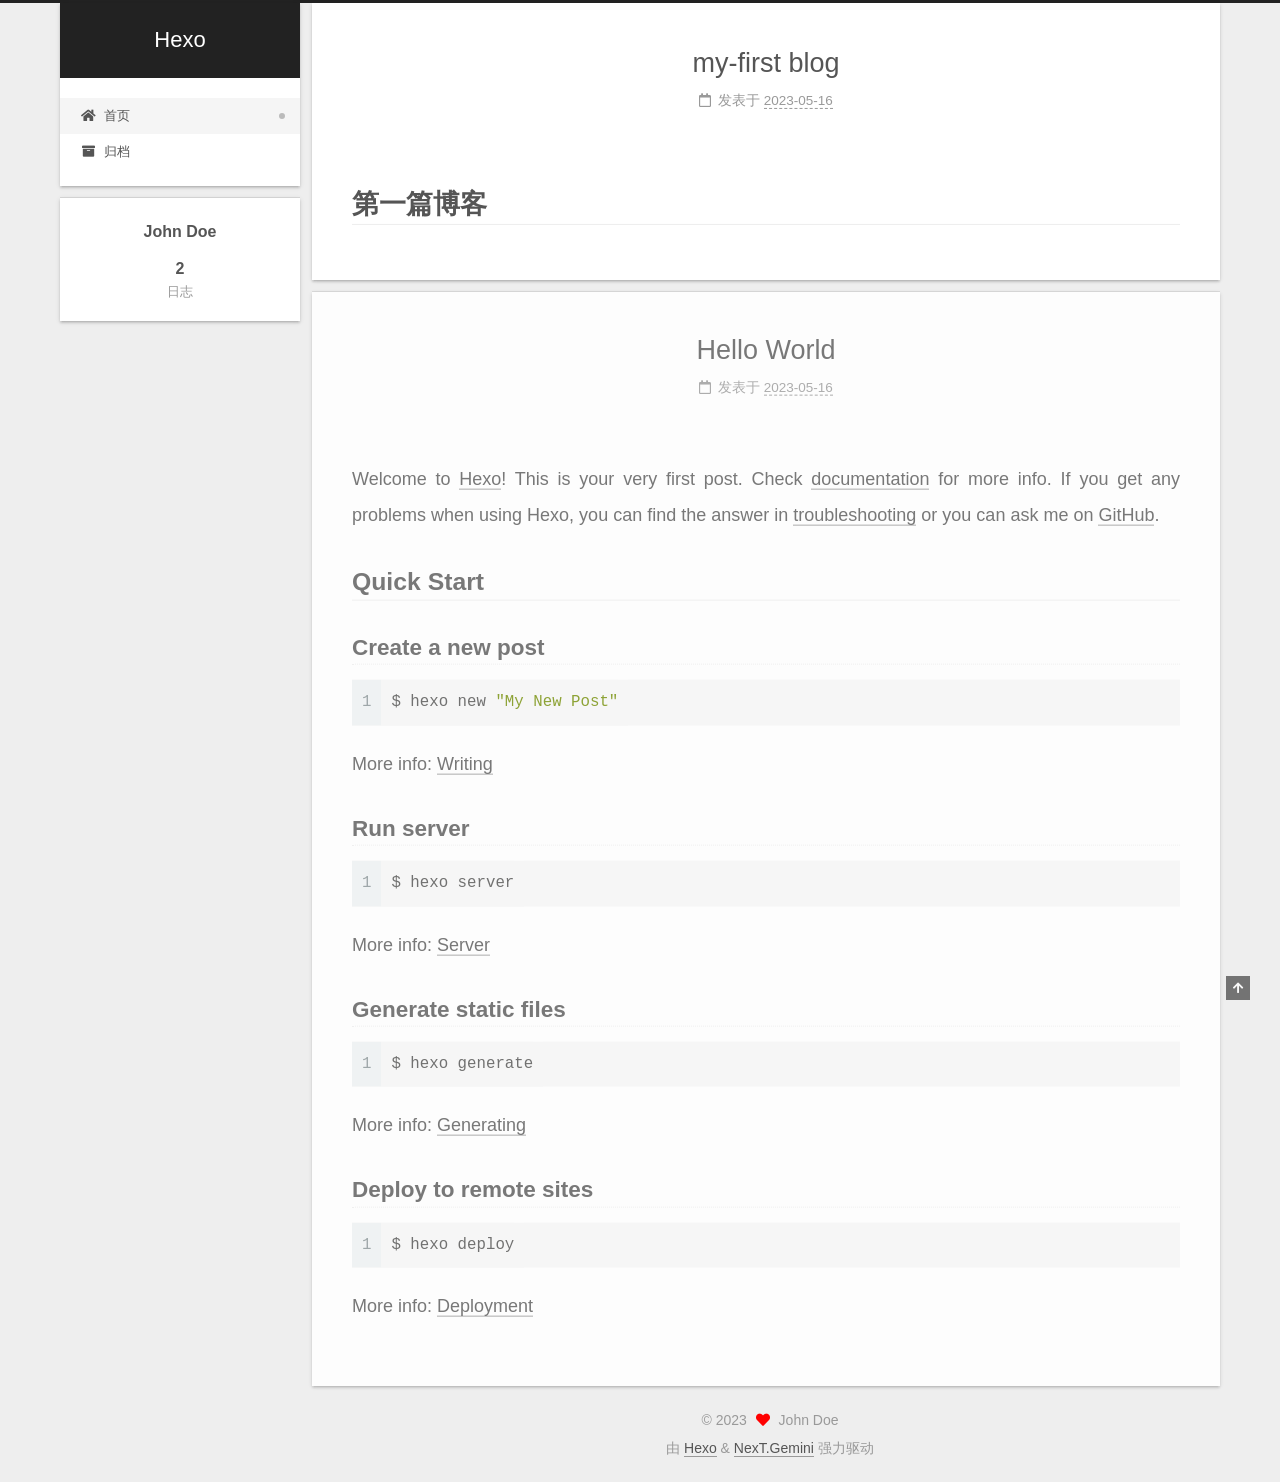
<file: index.html>
<!DOCTYPE html>
<html lang="zh-CN">
<head>
  <meta charset="UTF-8">
<meta name="viewport" content="width=device-width, initial-scale=1, maximum-scale=2">
<meta name="theme-color" content="#222">
<meta name="generator" content="Hexo 6.3.0">
  <link rel="apple-touch-icon" sizes="180x180" href="/images/apple-touch-icon-next.png">
  <link rel="icon" type="image/png" sizes="32x32" href="/images/favicon-32x32-next.png">
  <link rel="icon" type="image/png" sizes="16x16" href="/images/favicon-16x16-next.png">
  <link rel="mask-icon" href="/images/logo.svg" color="#222">

<link rel="stylesheet" href="/css/main.css">


<link rel="stylesheet" href="/lib/font-awesome/css/all.min.css">

<script id="hexo-configurations">
    var NexT = window.NexT || {};
    var CONFIG = {"hostname":"example.com","root":"/","scheme":"Gemini","version":"7.8.0","exturl":false,"sidebar":{"position":"left","display":"post","padding":18,"offset":12,"onmobile":false},"copycode":{"enable":false,"show_result":false,"style":null},"back2top":{"enable":true,"sidebar":false,"scrollpercent":false},"bookmark":{"enable":false,"color":"#222","save":"auto"},"fancybox":false,"mediumzoom":false,"lazyload":false,"pangu":false,"comments":{"style":"tabs","active":null,"storage":true,"lazyload":false,"nav":null},"algolia":{"hits":{"per_page":10},"labels":{"input_placeholder":"Search for Posts","hits_empty":"We didn't find any results for the search: ${query}","hits_stats":"${hits} results found in ${time} ms"}},"localsearch":{"enable":false,"trigger":"auto","top_n_per_article":1,"unescape":false,"preload":false},"motion":{"enable":true,"async":false,"transition":{"post_block":"fadeIn","post_header":"slideDownIn","post_body":"slideDownIn","coll_header":"slideLeftIn","sidebar":"slideUpIn"}}};
  </script>

  <meta property="og:type" content="website">
<meta property="og:title" content="Hexo">
<meta property="og:url" content="http://example.com/index.html">
<meta property="og:site_name" content="Hexo">
<meta property="og:locale" content="zh_CN">
<meta property="article:author" content="John Doe">
<meta name="twitter:card" content="summary">

<link rel="canonical" href="http://example.com/">


<script id="page-configurations">
  // https://hexo.io/docs/variables.html
  CONFIG.page = {
    sidebar: "",
    isHome : true,
    isPost : false,
    lang   : 'zh-CN'
  };
</script>

  <title>Hexo</title>
  






  <noscript>
  <style>
  .use-motion .brand,
  .use-motion .menu-item,
  .sidebar-inner,
  .use-motion .post-block,
  .use-motion .pagination,
  .use-motion .comments,
  .use-motion .post-header,
  .use-motion .post-body,
  .use-motion .collection-header { opacity: initial; }

  .use-motion .site-title,
  .use-motion .site-subtitle {
    opacity: initial;
    top: initial;
  }

  .use-motion .logo-line-before i { left: initial; }
  .use-motion .logo-line-after i { right: initial; }
  </style>
</noscript>

</head>

<body itemscope itemtype="http://schema.org/WebPage">
  <div class="container use-motion">
    <div class="headband"></div>

    <header class="header" itemscope itemtype="http://schema.org/WPHeader">
      <div class="header-inner"><div class="site-brand-container">
  <div class="site-nav-toggle">
    <div class="toggle" aria-label="切换导航栏">
      <span class="toggle-line toggle-line-first"></span>
      <span class="toggle-line toggle-line-middle"></span>
      <span class="toggle-line toggle-line-last"></span>
    </div>
  </div>

  <div class="site-meta">

    <a href="/" class="brand" rel="start">
      <span class="logo-line-before"><i></i></span>
      <h1 class="site-title">Hexo</h1>
      <span class="logo-line-after"><i></i></span>
    </a>
  </div>

  <div class="site-nav-right">
    <div class="toggle popup-trigger">
    </div>
  </div>
</div>




<nav class="site-nav">
  <ul id="menu" class="main-menu menu">
        <li class="menu-item menu-item-home">

    <a href="/" rel="section"><i class="fa fa-home fa-fw"></i>首页</a>

  </li>
        <li class="menu-item menu-item-archives">

    <a href="/archives/" rel="section"><i class="fa fa-archive fa-fw"></i>归档</a>

  </li>
  </ul>
</nav>




</div>
    </header>

    
  <div class="back-to-top">
    <i class="fa fa-arrow-up"></i>
    <span>0%</span>
  </div>


    <main class="main">
      <div class="main-inner">
        <div class="content-wrap">
          

          <div class="content index posts-expand">
            
      
  
  
  <article itemscope itemtype="http://schema.org/Article" class="post-block" lang="zh-CN">
    <link itemprop="mainEntityOfPage" href="http://example.com/2023/05/16/my-first-blog/">

    <span hidden itemprop="author" itemscope itemtype="http://schema.org/Person">
      <meta itemprop="image" content="/images/avatar.gif">
      <meta itemprop="name" content="John Doe">
      <meta itemprop="description" content="">
    </span>

    <span hidden itemprop="publisher" itemscope itemtype="http://schema.org/Organization">
      <meta itemprop="name" content="Hexo">
    </span>
      <header class="post-header">
        <h2 class="post-title" itemprop="name headline">
          
            <a href="/2023/05/16/my-first-blog/" class="post-title-link" itemprop="url">my-first blog</a>
        </h2>

        <div class="post-meta">
            <span class="post-meta-item">
              <span class="post-meta-item-icon">
                <i class="far fa-calendar"></i>
              </span>
              <span class="post-meta-item-text">发表于</span>
              

              <time title="创建时间：2023-05-16 19:34:22 / 修改时间：19:35:29" itemprop="dateCreated datePublished" datetime="2023-05-16T19:34:22+08:00">2023-05-16</time>
            </span>

          

        </div>
      </header>

    
    
    
    <div class="post-body" itemprop="articleBody">

      
          <h1 id="第一篇博客"><a href="#第一篇博客" class="headerlink" title="第一篇博客"></a>第一篇博客</h1>
      
    </div>

    
    
    
      <footer class="post-footer">
        <div class="post-eof"></div>
      </footer>
  </article>
  
  
  

      
  
  
  <article itemscope itemtype="http://schema.org/Article" class="post-block" lang="zh-CN">
    <link itemprop="mainEntityOfPage" href="http://example.com/2023/05/16/hello-world/">

    <span hidden itemprop="author" itemscope itemtype="http://schema.org/Person">
      <meta itemprop="image" content="/images/avatar.gif">
      <meta itemprop="name" content="John Doe">
      <meta itemprop="description" content="">
    </span>

    <span hidden itemprop="publisher" itemscope itemtype="http://schema.org/Organization">
      <meta itemprop="name" content="Hexo">
    </span>
      <header class="post-header">
        <h2 class="post-title" itemprop="name headline">
          
            <a href="/2023/05/16/hello-world/" class="post-title-link" itemprop="url">Hello World</a>
        </h2>

        <div class="post-meta">
            <span class="post-meta-item">
              <span class="post-meta-item-icon">
                <i class="far fa-calendar"></i>
              </span>
              <span class="post-meta-item-text">发表于</span>

              <time title="创建时间：2023-05-16 18:49:41" itemprop="dateCreated datePublished" datetime="2023-05-16T18:49:41+08:00">2023-05-16</time>
            </span>

          

        </div>
      </header>

    
    
    
    <div class="post-body" itemprop="articleBody">

      
          <p>Welcome to <a target="_blank" rel="noopener" href="https://hexo.io/">Hexo</a>! This is your very first post. Check <a target="_blank" rel="noopener" href="https://hexo.io/docs/">documentation</a> for more info. If you get any problems when using Hexo, you can find the answer in <a target="_blank" rel="noopener" href="https://hexo.io/docs/troubleshooting.html">troubleshooting</a> or you can ask me on <a target="_blank" rel="noopener" href="https://github.com/hexojs/hexo/issues">GitHub</a>.</p>
<h2 id="Quick-Start"><a href="#Quick-Start" class="headerlink" title="Quick Start"></a>Quick Start</h2><h3 id="Create-a-new-post"><a href="#Create-a-new-post" class="headerlink" title="Create a new post"></a>Create a new post</h3><figure class="highlight bash"><table><tr><td class="gutter"><pre><span class="line">1</span><br></pre></td><td class="code"><pre><span class="line">$ hexo new <span class="string">&quot;My New Post&quot;</span></span><br></pre></td></tr></table></figure>

<p>More info: <a target="_blank" rel="noopener" href="https://hexo.io/docs/writing.html">Writing</a></p>
<h3 id="Run-server"><a href="#Run-server" class="headerlink" title="Run server"></a>Run server</h3><figure class="highlight bash"><table><tr><td class="gutter"><pre><span class="line">1</span><br></pre></td><td class="code"><pre><span class="line">$ hexo server</span><br></pre></td></tr></table></figure>

<p>More info: <a target="_blank" rel="noopener" href="https://hexo.io/docs/server.html">Server</a></p>
<h3 id="Generate-static-files"><a href="#Generate-static-files" class="headerlink" title="Generate static files"></a>Generate static files</h3><figure class="highlight bash"><table><tr><td class="gutter"><pre><span class="line">1</span><br></pre></td><td class="code"><pre><span class="line">$ hexo generate</span><br></pre></td></tr></table></figure>

<p>More info: <a target="_blank" rel="noopener" href="https://hexo.io/docs/generating.html">Generating</a></p>
<h3 id="Deploy-to-remote-sites"><a href="#Deploy-to-remote-sites" class="headerlink" title="Deploy to remote sites"></a>Deploy to remote sites</h3><figure class="highlight bash"><table><tr><td class="gutter"><pre><span class="line">1</span><br></pre></td><td class="code"><pre><span class="line">$ hexo deploy</span><br></pre></td></tr></table></figure>

<p>More info: <a target="_blank" rel="noopener" href="https://hexo.io/docs/one-command-deployment.html">Deployment</a></p>

      
    </div>

    
    
    
      <footer class="post-footer">
        <div class="post-eof"></div>
      </footer>
  </article>
  
  
  


  



          </div>
          

<script>
  window.addEventListener('tabs:register', () => {
    let { activeClass } = CONFIG.comments;
    if (CONFIG.comments.storage) {
      activeClass = localStorage.getItem('comments_active') || activeClass;
    }
    if (activeClass) {
      let activeTab = document.querySelector(`a[href="#comment-${activeClass}"]`);
      if (activeTab) {
        activeTab.click();
      }
    }
  });
  if (CONFIG.comments.storage) {
    window.addEventListener('tabs:click', event => {
      if (!event.target.matches('.tabs-comment .tab-content .tab-pane')) return;
      let commentClass = event.target.classList[1];
      localStorage.setItem('comments_active', commentClass);
    });
  }
</script>

        </div>
          
  
  <div class="toggle sidebar-toggle">
    <span class="toggle-line toggle-line-first"></span>
    <span class="toggle-line toggle-line-middle"></span>
    <span class="toggle-line toggle-line-last"></span>
  </div>

  <aside class="sidebar">
    <div class="sidebar-inner">

      <ul class="sidebar-nav motion-element">
        <li class="sidebar-nav-toc">
          文章目录
        </li>
        <li class="sidebar-nav-overview">
          站点概览
        </li>
      </ul>

      <!--noindex-->
      <div class="post-toc-wrap sidebar-panel">
      </div>
      <!--/noindex-->

      <div class="site-overview-wrap sidebar-panel">
        <div class="site-author motion-element" itemprop="author" itemscope itemtype="http://schema.org/Person">
  <p class="site-author-name" itemprop="name">John Doe</p>
  <div class="site-description" itemprop="description"></div>
</div>
<div class="site-state-wrap motion-element">
  <nav class="site-state">
      <div class="site-state-item site-state-posts">
          <a href="/archives/">
        
          <span class="site-state-item-count">2</span>
          <span class="site-state-item-name">日志</span>
        </a>
      </div>
  </nav>
</div>



      </div>

    </div>
  </aside>
  <div id="sidebar-dimmer"></div>


      </div>
    </main>

    <footer class="footer">
      <div class="footer-inner">
        

        

<div class="copyright">
  
  &copy; 
  <span itemprop="copyrightYear">2023</span>
  <span class="with-love">
    <i class="fa fa-heart"></i>
  </span>
  <span class="author" itemprop="copyrightHolder">John Doe</span>
</div>
  <div class="powered-by">由 <a href="https://hexo.io/" class="theme-link" rel="noopener" target="_blank">Hexo</a> & <a href="https://theme-next.org/" class="theme-link" rel="noopener" target="_blank">NexT.Gemini</a> 强力驱动
  </div>

        








      </div>
    </footer>
  </div>

  
  <script src="/lib/anime.min.js"></script>
  <script src="/lib/velocity/velocity.min.js"></script>
  <script src="/lib/velocity/velocity.ui.min.js"></script>

<script src="/js/utils.js"></script>

<script src="/js/motion.js"></script>


<script src="/js/schemes/pisces.js"></script>


<script src="/js/next-boot.js"></script>




  















  

  

</body>
</html>
</file>
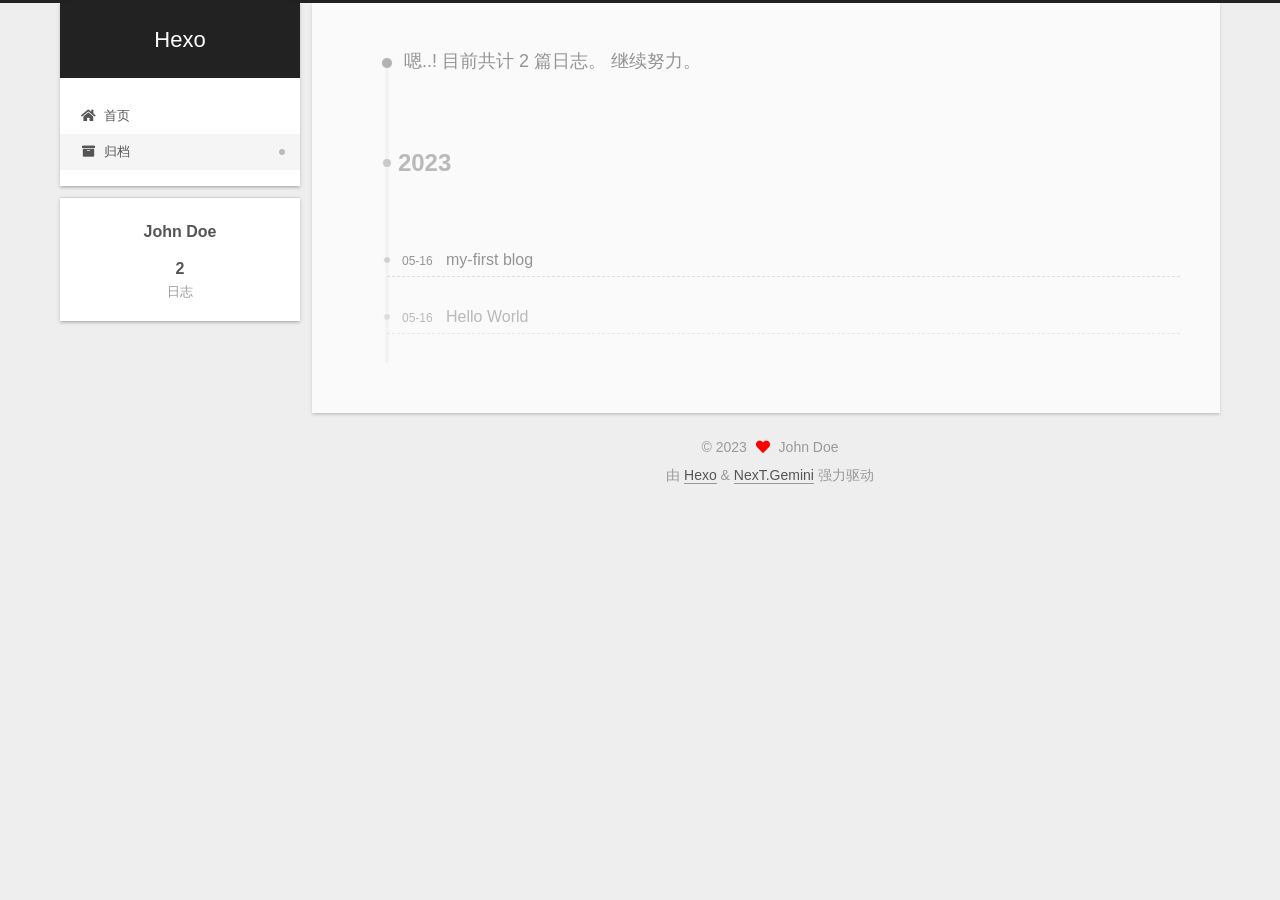
<file: archives/index.html>
<!DOCTYPE html>
<html lang="zh-CN">
<head>
  <meta charset="UTF-8">
<meta name="viewport" content="width=device-width, initial-scale=1, maximum-scale=2">
<meta name="theme-color" content="#222">
<meta name="generator" content="Hexo 6.3.0">
  <link rel="apple-touch-icon" sizes="180x180" href="/images/apple-touch-icon-next.png">
  <link rel="icon" type="image/png" sizes="32x32" href="/images/favicon-32x32-next.png">
  <link rel="icon" type="image/png" sizes="16x16" href="/images/favicon-16x16-next.png">
  <link rel="mask-icon" href="/images/logo.svg" color="#222">

<link rel="stylesheet" href="/css/main.css">


<link rel="stylesheet" href="/lib/font-awesome/css/all.min.css">

<script id="hexo-configurations">
    var NexT = window.NexT || {};
    var CONFIG = {"hostname":"example.com","root":"/","scheme":"Gemini","version":"7.8.0","exturl":false,"sidebar":{"position":"left","display":"post","padding":18,"offset":12,"onmobile":false},"copycode":{"enable":false,"show_result":false,"style":null},"back2top":{"enable":true,"sidebar":false,"scrollpercent":false},"bookmark":{"enable":false,"color":"#222","save":"auto"},"fancybox":false,"mediumzoom":false,"lazyload":false,"pangu":false,"comments":{"style":"tabs","active":null,"storage":true,"lazyload":false,"nav":null},"algolia":{"hits":{"per_page":10},"labels":{"input_placeholder":"Search for Posts","hits_empty":"We didn't find any results for the search: ${query}","hits_stats":"${hits} results found in ${time} ms"}},"localsearch":{"enable":false,"trigger":"auto","top_n_per_article":1,"unescape":false,"preload":false},"motion":{"enable":true,"async":false,"transition":{"post_block":"fadeIn","post_header":"slideDownIn","post_body":"slideDownIn","coll_header":"slideLeftIn","sidebar":"slideUpIn"}}};
  </script>

  <meta property="og:type" content="website">
<meta property="og:title" content="Hexo">
<meta property="og:url" content="http://example.com/archives/index.html">
<meta property="og:site_name" content="Hexo">
<meta property="og:locale" content="zh_CN">
<meta property="article:author" content="John Doe">
<meta name="twitter:card" content="summary">

<link rel="canonical" href="http://example.com/archives/">


<script id="page-configurations">
  // https://hexo.io/docs/variables.html
  CONFIG.page = {
    sidebar: "",
    isHome : false,
    isPost : false,
    lang   : 'zh-CN'
  };
</script>

  <title>归档 | Hexo</title>
  






  <noscript>
  <style>
  .use-motion .brand,
  .use-motion .menu-item,
  .sidebar-inner,
  .use-motion .post-block,
  .use-motion .pagination,
  .use-motion .comments,
  .use-motion .post-header,
  .use-motion .post-body,
  .use-motion .collection-header { opacity: initial; }

  .use-motion .site-title,
  .use-motion .site-subtitle {
    opacity: initial;
    top: initial;
  }

  .use-motion .logo-line-before i { left: initial; }
  .use-motion .logo-line-after i { right: initial; }
  </style>
</noscript>

</head>

<body itemscope itemtype="http://schema.org/WebPage">
  <div class="container use-motion">
    <div class="headband"></div>

    <header class="header" itemscope itemtype="http://schema.org/WPHeader">
      <div class="header-inner"><div class="site-brand-container">
  <div class="site-nav-toggle">
    <div class="toggle" aria-label="切换导航栏">
      <span class="toggle-line toggle-line-first"></span>
      <span class="toggle-line toggle-line-middle"></span>
      <span class="toggle-line toggle-line-last"></span>
    </div>
  </div>

  <div class="site-meta">

    <a href="/" class="brand" rel="start">
      <span class="logo-line-before"><i></i></span>
      <h1 class="site-title">Hexo</h1>
      <span class="logo-line-after"><i></i></span>
    </a>
  </div>

  <div class="site-nav-right">
    <div class="toggle popup-trigger">
    </div>
  </div>
</div>




<nav class="site-nav">
  <ul id="menu" class="main-menu menu">
        <li class="menu-item menu-item-home">

    <a href="/" rel="section"><i class="fa fa-home fa-fw"></i>首页</a>

  </li>
        <li class="menu-item menu-item-archives">

    <a href="/archives/" rel="section"><i class="fa fa-archive fa-fw"></i>归档</a>

  </li>
  </ul>
</nav>




</div>
    </header>

    
  <div class="back-to-top">
    <i class="fa fa-arrow-up"></i>
    <span>0%</span>
  </div>


    <main class="main">
      <div class="main-inner">
        <div class="content-wrap">
          

          <div class="content archive">
            

  
  
  
  <div class="post-block">
    <div class="posts-collapse">
      <div class="collection-title">
        <span class="collection-header">嗯..! 目前共计 2 篇日志。 继续努力。</span>
      </div>

      
    <div class="collection-year">
      <span class="collection-header">2023</span>
    </div>

  <article itemscope itemtype="http://schema.org/Article">
    <header class="post-header">

      <div class="post-meta">
        <time itemprop="dateCreated"
              datetime="2023-05-16T19:34:22+08:00"
              content="2023-05-16">
          05-16
        </time>
      </div>

      <div class="post-title">
          <a class="post-title-link" href="/2023/05/16/my-first-blog/" itemprop="url">
            <span itemprop="name">my-first blog</span>
          </a>
      </div>

    </header>
  </article>

  <article itemscope itemtype="http://schema.org/Article">
    <header class="post-header">

      <div class="post-meta">
        <time itemprop="dateCreated"
              datetime="2023-05-16T18:49:41+08:00"
              content="2023-05-16">
          05-16
        </time>
      </div>

      <div class="post-title">
          <a class="post-title-link" href="/2023/05/16/hello-world/" itemprop="url">
            <span itemprop="name">Hello World</span>
          </a>
      </div>

    </header>
  </article>


    </div>
  </div>
  
  
  

  



          </div>
          

<script>
  window.addEventListener('tabs:register', () => {
    let { activeClass } = CONFIG.comments;
    if (CONFIG.comments.storage) {
      activeClass = localStorage.getItem('comments_active') || activeClass;
    }
    if (activeClass) {
      let activeTab = document.querySelector(`a[href="#comment-${activeClass}"]`);
      if (activeTab) {
        activeTab.click();
      }
    }
  });
  if (CONFIG.comments.storage) {
    window.addEventListener('tabs:click', event => {
      if (!event.target.matches('.tabs-comment .tab-content .tab-pane')) return;
      let commentClass = event.target.classList[1];
      localStorage.setItem('comments_active', commentClass);
    });
  }
</script>

        </div>
          
  
  <div class="toggle sidebar-toggle">
    <span class="toggle-line toggle-line-first"></span>
    <span class="toggle-line toggle-line-middle"></span>
    <span class="toggle-line toggle-line-last"></span>
  </div>

  <aside class="sidebar">
    <div class="sidebar-inner">

      <ul class="sidebar-nav motion-element">
        <li class="sidebar-nav-toc">
          文章目录
        </li>
        <li class="sidebar-nav-overview">
          站点概览
        </li>
      </ul>

      <!--noindex-->
      <div class="post-toc-wrap sidebar-panel">
      </div>
      <!--/noindex-->

      <div class="site-overview-wrap sidebar-panel">
        <div class="site-author motion-element" itemprop="author" itemscope itemtype="http://schema.org/Person">
  <p class="site-author-name" itemprop="name">John Doe</p>
  <div class="site-description" itemprop="description"></div>
</div>
<div class="site-state-wrap motion-element">
  <nav class="site-state">
      <div class="site-state-item site-state-posts">
          <a href="/archives/">
        
          <span class="site-state-item-count">2</span>
          <span class="site-state-item-name">日志</span>
        </a>
      </div>
  </nav>
</div>



      </div>

    </div>
  </aside>
  <div id="sidebar-dimmer"></div>


      </div>
    </main>

    <footer class="footer">
      <div class="footer-inner">
        

        

<div class="copyright">
  
  &copy; 
  <span itemprop="copyrightYear">2023</span>
  <span class="with-love">
    <i class="fa fa-heart"></i>
  </span>
  <span class="author" itemprop="copyrightHolder">John Doe</span>
</div>
  <div class="powered-by">由 <a href="https://hexo.io/" class="theme-link" rel="noopener" target="_blank">Hexo</a> & <a href="https://theme-next.org/" class="theme-link" rel="noopener" target="_blank">NexT.Gemini</a> 强力驱动
  </div>

        








      </div>
    </footer>
  </div>

  
  <script src="/lib/anime.min.js"></script>
  <script src="/lib/velocity/velocity.min.js"></script>
  <script src="/lib/velocity/velocity.ui.min.js"></script>

<script src="/js/utils.js"></script>

<script src="/js/motion.js"></script>


<script src="/js/schemes/pisces.js"></script>


<script src="/js/next-boot.js"></script>




  















  

  

</body>
</html>
</file>
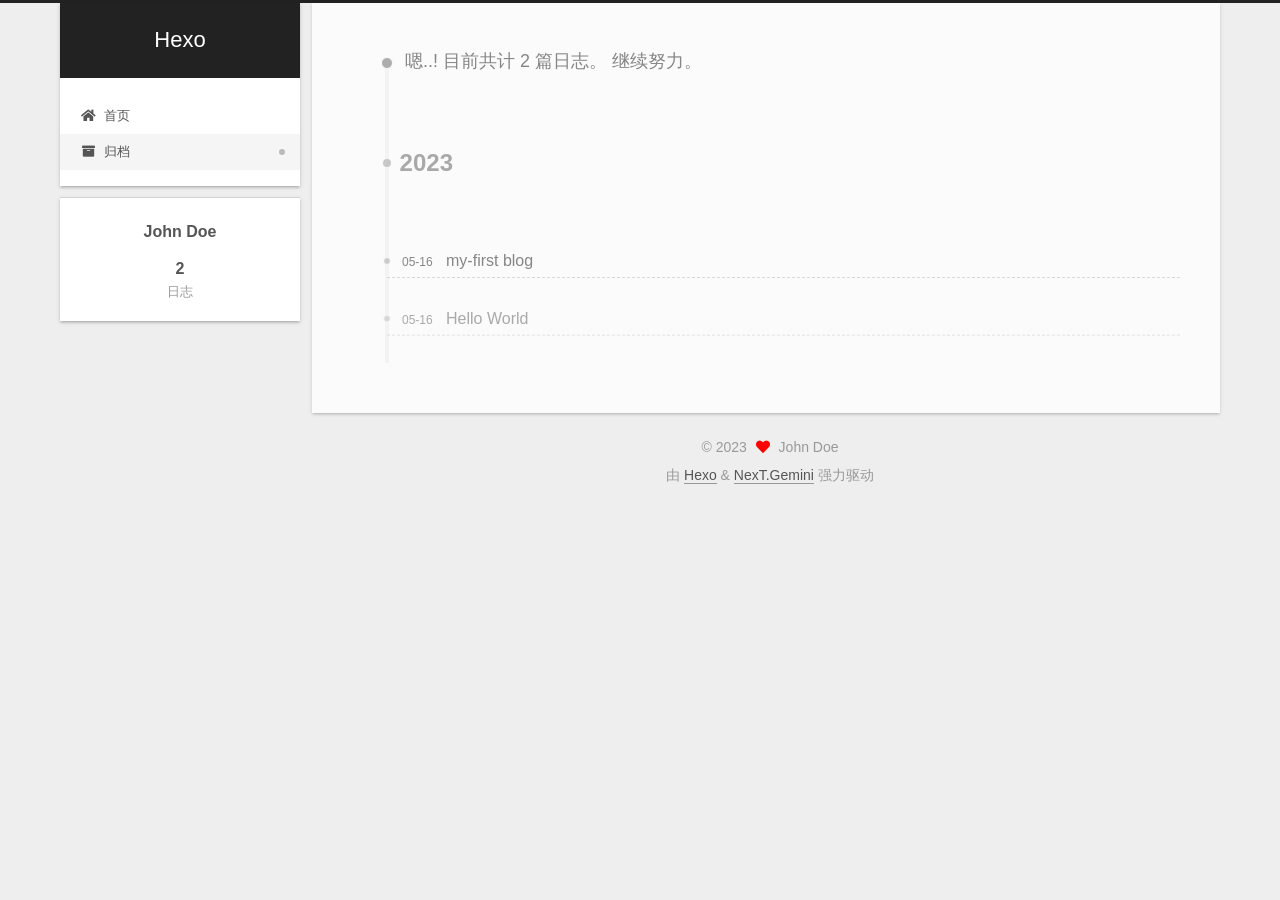
<file: archives/2023/index.html>
<!DOCTYPE html>
<html lang="zh-CN">
<head>
  <meta charset="UTF-8">
<meta name="viewport" content="width=device-width, initial-scale=1, maximum-scale=2">
<meta name="theme-color" content="#222">
<meta name="generator" content="Hexo 6.3.0">
  <link rel="apple-touch-icon" sizes="180x180" href="/images/apple-touch-icon-next.png">
  <link rel="icon" type="image/png" sizes="32x32" href="/images/favicon-32x32-next.png">
  <link rel="icon" type="image/png" sizes="16x16" href="/images/favicon-16x16-next.png">
  <link rel="mask-icon" href="/images/logo.svg" color="#222">

<link rel="stylesheet" href="/css/main.css">


<link rel="stylesheet" href="/lib/font-awesome/css/all.min.css">

<script id="hexo-configurations">
    var NexT = window.NexT || {};
    var CONFIG = {"hostname":"example.com","root":"/","scheme":"Gemini","version":"7.8.0","exturl":false,"sidebar":{"position":"left","display":"post","padding":18,"offset":12,"onmobile":false},"copycode":{"enable":false,"show_result":false,"style":null},"back2top":{"enable":true,"sidebar":false,"scrollpercent":false},"bookmark":{"enable":false,"color":"#222","save":"auto"},"fancybox":false,"mediumzoom":false,"lazyload":false,"pangu":false,"comments":{"style":"tabs","active":null,"storage":true,"lazyload":false,"nav":null},"algolia":{"hits":{"per_page":10},"labels":{"input_placeholder":"Search for Posts","hits_empty":"We didn't find any results for the search: ${query}","hits_stats":"${hits} results found in ${time} ms"}},"localsearch":{"enable":false,"trigger":"auto","top_n_per_article":1,"unescape":false,"preload":false},"motion":{"enable":true,"async":false,"transition":{"post_block":"fadeIn","post_header":"slideDownIn","post_body":"slideDownIn","coll_header":"slideLeftIn","sidebar":"slideUpIn"}}};
  </script>

  <meta property="og:type" content="website">
<meta property="og:title" content="Hexo">
<meta property="og:url" content="http://example.com/archives/2023/index.html">
<meta property="og:site_name" content="Hexo">
<meta property="og:locale" content="zh_CN">
<meta property="article:author" content="John Doe">
<meta name="twitter:card" content="summary">

<link rel="canonical" href="http://example.com/archives/2023/">


<script id="page-configurations">
  // https://hexo.io/docs/variables.html
  CONFIG.page = {
    sidebar: "",
    isHome : false,
    isPost : false,
    lang   : 'zh-CN'
  };
</script>

  <title>归档 | Hexo</title>
  






  <noscript>
  <style>
  .use-motion .brand,
  .use-motion .menu-item,
  .sidebar-inner,
  .use-motion .post-block,
  .use-motion .pagination,
  .use-motion .comments,
  .use-motion .post-header,
  .use-motion .post-body,
  .use-motion .collection-header { opacity: initial; }

  .use-motion .site-title,
  .use-motion .site-subtitle {
    opacity: initial;
    top: initial;
  }

  .use-motion .logo-line-before i { left: initial; }
  .use-motion .logo-line-after i { right: initial; }
  </style>
</noscript>

</head>

<body itemscope itemtype="http://schema.org/WebPage">
  <div class="container use-motion">
    <div class="headband"></div>

    <header class="header" itemscope itemtype="http://schema.org/WPHeader">
      <div class="header-inner"><div class="site-brand-container">
  <div class="site-nav-toggle">
    <div class="toggle" aria-label="切换导航栏">
      <span class="toggle-line toggle-line-first"></span>
      <span class="toggle-line toggle-line-middle"></span>
      <span class="toggle-line toggle-line-last"></span>
    </div>
  </div>

  <div class="site-meta">

    <a href="/" class="brand" rel="start">
      <span class="logo-line-before"><i></i></span>
      <h1 class="site-title">Hexo</h1>
      <span class="logo-line-after"><i></i></span>
    </a>
  </div>

  <div class="site-nav-right">
    <div class="toggle popup-trigger">
    </div>
  </div>
</div>




<nav class="site-nav">
  <ul id="menu" class="main-menu menu">
        <li class="menu-item menu-item-home">

    <a href="/" rel="section"><i class="fa fa-home fa-fw"></i>首页</a>

  </li>
        <li class="menu-item menu-item-archives">

    <a href="/archives/" rel="section"><i class="fa fa-archive fa-fw"></i>归档</a>

  </li>
  </ul>
</nav>




</div>
    </header>

    
  <div class="back-to-top">
    <i class="fa fa-arrow-up"></i>
    <span>0%</span>
  </div>


    <main class="main">
      <div class="main-inner">
        <div class="content-wrap">
          

          <div class="content archive">
            

  
  
  
  <div class="post-block">
    <div class="posts-collapse">
      <div class="collection-title">
        <span class="collection-header">嗯..! 目前共计 2 篇日志。 继续努力。</span>
      </div>

      
    <div class="collection-year">
      <span class="collection-header">2023</span>
    </div>

  <article itemscope itemtype="http://schema.org/Article">
    <header class="post-header">

      <div class="post-meta">
        <time itemprop="dateCreated"
              datetime="2023-05-16T19:34:22+08:00"
              content="2023-05-16">
          05-16
        </time>
      </div>

      <div class="post-title">
          <a class="post-title-link" href="/2023/05/16/my-first-blog/" itemprop="url">
            <span itemprop="name">my-first blog</span>
          </a>
      </div>

    </header>
  </article>

  <article itemscope itemtype="http://schema.org/Article">
    <header class="post-header">

      <div class="post-meta">
        <time itemprop="dateCreated"
              datetime="2023-05-16T18:49:41+08:00"
              content="2023-05-16">
          05-16
        </time>
      </div>

      <div class="post-title">
          <a class="post-title-link" href="/2023/05/16/hello-world/" itemprop="url">
            <span itemprop="name">Hello World</span>
          </a>
      </div>

    </header>
  </article>


    </div>
  </div>
  
  
  

  



          </div>
          

<script>
  window.addEventListener('tabs:register', () => {
    let { activeClass } = CONFIG.comments;
    if (CONFIG.comments.storage) {
      activeClass = localStorage.getItem('comments_active') || activeClass;
    }
    if (activeClass) {
      let activeTab = document.querySelector(`a[href="#comment-${activeClass}"]`);
      if (activeTab) {
        activeTab.click();
      }
    }
  });
  if (CONFIG.comments.storage) {
    window.addEventListener('tabs:click', event => {
      if (!event.target.matches('.tabs-comment .tab-content .tab-pane')) return;
      let commentClass = event.target.classList[1];
      localStorage.setItem('comments_active', commentClass);
    });
  }
</script>

        </div>
          
  
  <div class="toggle sidebar-toggle">
    <span class="toggle-line toggle-line-first"></span>
    <span class="toggle-line toggle-line-middle"></span>
    <span class="toggle-line toggle-line-last"></span>
  </div>

  <aside class="sidebar">
    <div class="sidebar-inner">

      <ul class="sidebar-nav motion-element">
        <li class="sidebar-nav-toc">
          文章目录
        </li>
        <li class="sidebar-nav-overview">
          站点概览
        </li>
      </ul>

      <!--noindex-->
      <div class="post-toc-wrap sidebar-panel">
      </div>
      <!--/noindex-->

      <div class="site-overview-wrap sidebar-panel">
        <div class="site-author motion-element" itemprop="author" itemscope itemtype="http://schema.org/Person">
  <p class="site-author-name" itemprop="name">John Doe</p>
  <div class="site-description" itemprop="description"></div>
</div>
<div class="site-state-wrap motion-element">
  <nav class="site-state">
      <div class="site-state-item site-state-posts">
          <a href="/archives/">
        
          <span class="site-state-item-count">2</span>
          <span class="site-state-item-name">日志</span>
        </a>
      </div>
  </nav>
</div>



      </div>

    </div>
  </aside>
  <div id="sidebar-dimmer"></div>


      </div>
    </main>

    <footer class="footer">
      <div class="footer-inner">
        

        

<div class="copyright">
  
  &copy; 
  <span itemprop="copyrightYear">2023</span>
  <span class="with-love">
    <i class="fa fa-heart"></i>
  </span>
  <span class="author" itemprop="copyrightHolder">John Doe</span>
</div>
  <div class="powered-by">由 <a href="https://hexo.io/" class="theme-link" rel="noopener" target="_blank">Hexo</a> & <a href="https://theme-next.org/" class="theme-link" rel="noopener" target="_blank">NexT.Gemini</a> 强力驱动
  </div>

        








      </div>
    </footer>
  </div>

  
  <script src="/lib/anime.min.js"></script>
  <script src="/lib/velocity/velocity.min.js"></script>
  <script src="/lib/velocity/velocity.ui.min.js"></script>

<script src="/js/utils.js"></script>

<script src="/js/motion.js"></script>


<script src="/js/schemes/pisces.js"></script>


<script src="/js/next-boot.js"></script>




  















  

  

</body>
</html>
</file>
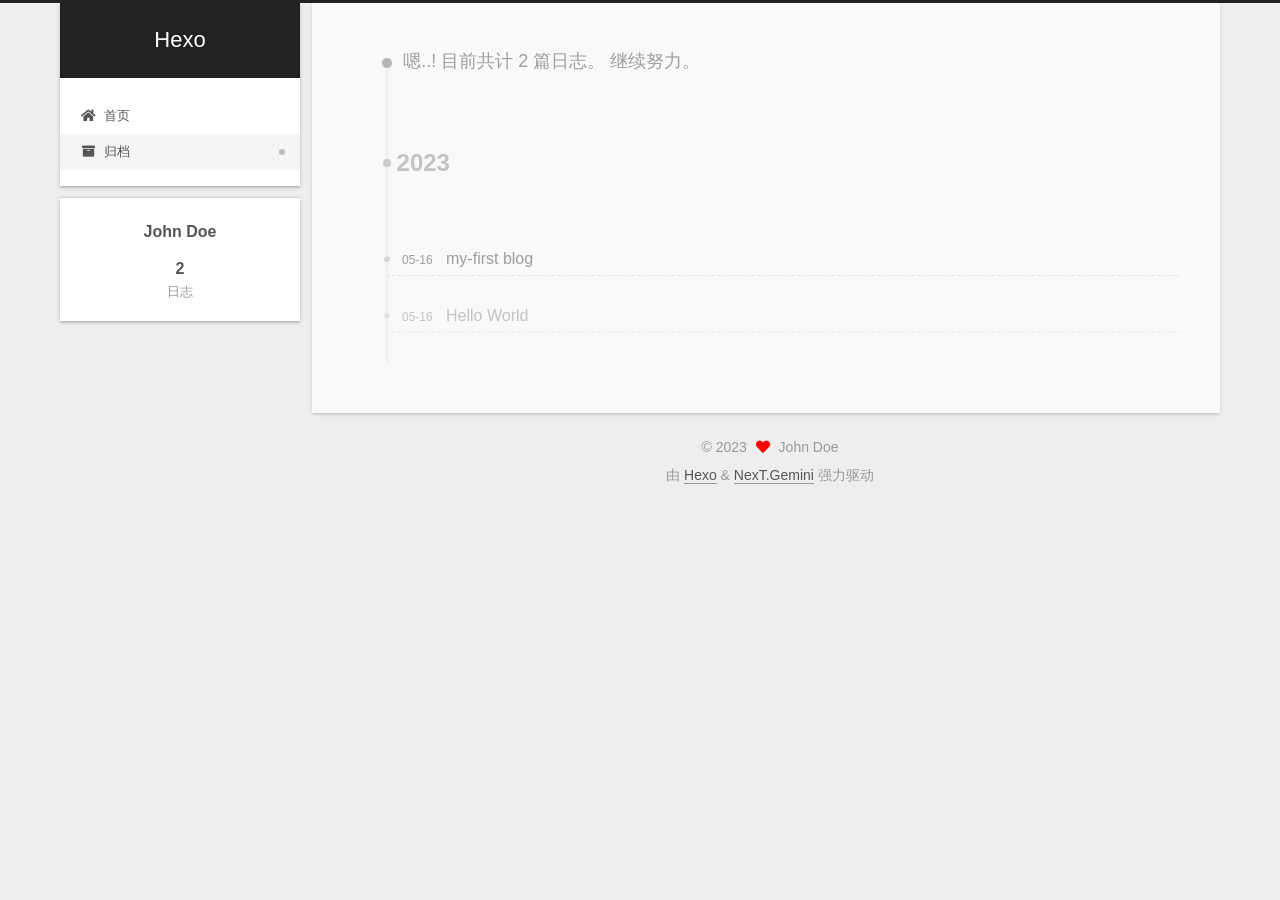
<file: archives/2023/05/index.html>
<!DOCTYPE html>
<html lang="zh-CN">
<head>
  <meta charset="UTF-8">
<meta name="viewport" content="width=device-width, initial-scale=1, maximum-scale=2">
<meta name="theme-color" content="#222">
<meta name="generator" content="Hexo 6.3.0">
  <link rel="apple-touch-icon" sizes="180x180" href="/images/apple-touch-icon-next.png">
  <link rel="icon" type="image/png" sizes="32x32" href="/images/favicon-32x32-next.png">
  <link rel="icon" type="image/png" sizes="16x16" href="/images/favicon-16x16-next.png">
  <link rel="mask-icon" href="/images/logo.svg" color="#222">

<link rel="stylesheet" href="/css/main.css">


<link rel="stylesheet" href="/lib/font-awesome/css/all.min.css">

<script id="hexo-configurations">
    var NexT = window.NexT || {};
    var CONFIG = {"hostname":"example.com","root":"/","scheme":"Gemini","version":"7.8.0","exturl":false,"sidebar":{"position":"left","display":"post","padding":18,"offset":12,"onmobile":false},"copycode":{"enable":false,"show_result":false,"style":null},"back2top":{"enable":true,"sidebar":false,"scrollpercent":false},"bookmark":{"enable":false,"color":"#222","save":"auto"},"fancybox":false,"mediumzoom":false,"lazyload":false,"pangu":false,"comments":{"style":"tabs","active":null,"storage":true,"lazyload":false,"nav":null},"algolia":{"hits":{"per_page":10},"labels":{"input_placeholder":"Search for Posts","hits_empty":"We didn't find any results for the search: ${query}","hits_stats":"${hits} results found in ${time} ms"}},"localsearch":{"enable":false,"trigger":"auto","top_n_per_article":1,"unescape":false,"preload":false},"motion":{"enable":true,"async":false,"transition":{"post_block":"fadeIn","post_header":"slideDownIn","post_body":"slideDownIn","coll_header":"slideLeftIn","sidebar":"slideUpIn"}}};
  </script>

  <meta property="og:type" content="website">
<meta property="og:title" content="Hexo">
<meta property="og:url" content="http://example.com/archives/2023/05/index.html">
<meta property="og:site_name" content="Hexo">
<meta property="og:locale" content="zh_CN">
<meta property="article:author" content="John Doe">
<meta name="twitter:card" content="summary">

<link rel="canonical" href="http://example.com/archives/2023/05/">


<script id="page-configurations">
  // https://hexo.io/docs/variables.html
  CONFIG.page = {
    sidebar: "",
    isHome : false,
    isPost : false,
    lang   : 'zh-CN'
  };
</script>

  <title>归档 | Hexo</title>
  






  <noscript>
  <style>
  .use-motion .brand,
  .use-motion .menu-item,
  .sidebar-inner,
  .use-motion .post-block,
  .use-motion .pagination,
  .use-motion .comments,
  .use-motion .post-header,
  .use-motion .post-body,
  .use-motion .collection-header { opacity: initial; }

  .use-motion .site-title,
  .use-motion .site-subtitle {
    opacity: initial;
    top: initial;
  }

  .use-motion .logo-line-before i { left: initial; }
  .use-motion .logo-line-after i { right: initial; }
  </style>
</noscript>

</head>

<body itemscope itemtype="http://schema.org/WebPage">
  <div class="container use-motion">
    <div class="headband"></div>

    <header class="header" itemscope itemtype="http://schema.org/WPHeader">
      <div class="header-inner"><div class="site-brand-container">
  <div class="site-nav-toggle">
    <div class="toggle" aria-label="切换导航栏">
      <span class="toggle-line toggle-line-first"></span>
      <span class="toggle-line toggle-line-middle"></span>
      <span class="toggle-line toggle-line-last"></span>
    </div>
  </div>

  <div class="site-meta">

    <a href="/" class="brand" rel="start">
      <span class="logo-line-before"><i></i></span>
      <h1 class="site-title">Hexo</h1>
      <span class="logo-line-after"><i></i></span>
    </a>
  </div>

  <div class="site-nav-right">
    <div class="toggle popup-trigger">
    </div>
  </div>
</div>




<nav class="site-nav">
  <ul id="menu" class="main-menu menu">
        <li class="menu-item menu-item-home">

    <a href="/" rel="section"><i class="fa fa-home fa-fw"></i>首页</a>

  </li>
        <li class="menu-item menu-item-archives">

    <a href="/archives/" rel="section"><i class="fa fa-archive fa-fw"></i>归档</a>

  </li>
  </ul>
</nav>




</div>
    </header>

    
  <div class="back-to-top">
    <i class="fa fa-arrow-up"></i>
    <span>0%</span>
  </div>


    <main class="main">
      <div class="main-inner">
        <div class="content-wrap">
          

          <div class="content archive">
            

  
  
  
  <div class="post-block">
    <div class="posts-collapse">
      <div class="collection-title">
        <span class="collection-header">嗯..! 目前共计 2 篇日志。 继续努力。</span>
      </div>

      
    <div class="collection-year">
      <span class="collection-header">2023</span>
    </div>

  <article itemscope itemtype="http://schema.org/Article">
    <header class="post-header">

      <div class="post-meta">
        <time itemprop="dateCreated"
              datetime="2023-05-16T19:34:22+08:00"
              content="2023-05-16">
          05-16
        </time>
      </div>

      <div class="post-title">
          <a class="post-title-link" href="/2023/05/16/my-first-blog/" itemprop="url">
            <span itemprop="name">my-first blog</span>
          </a>
      </div>

    </header>
  </article>

  <article itemscope itemtype="http://schema.org/Article">
    <header class="post-header">

      <div class="post-meta">
        <time itemprop="dateCreated"
              datetime="2023-05-16T18:49:41+08:00"
              content="2023-05-16">
          05-16
        </time>
      </div>

      <div class="post-title">
          <a class="post-title-link" href="/2023/05/16/hello-world/" itemprop="url">
            <span itemprop="name">Hello World</span>
          </a>
      </div>

    </header>
  </article>


    </div>
  </div>
  
  
  

  



          </div>
          

<script>
  window.addEventListener('tabs:register', () => {
    let { activeClass } = CONFIG.comments;
    if (CONFIG.comments.storage) {
      activeClass = localStorage.getItem('comments_active') || activeClass;
    }
    if (activeClass) {
      let activeTab = document.querySelector(`a[href="#comment-${activeClass}"]`);
      if (activeTab) {
        activeTab.click();
      }
    }
  });
  if (CONFIG.comments.storage) {
    window.addEventListener('tabs:click', event => {
      if (!event.target.matches('.tabs-comment .tab-content .tab-pane')) return;
      let commentClass = event.target.classList[1];
      localStorage.setItem('comments_active', commentClass);
    });
  }
</script>

        </div>
          
  
  <div class="toggle sidebar-toggle">
    <span class="toggle-line toggle-line-first"></span>
    <span class="toggle-line toggle-line-middle"></span>
    <span class="toggle-line toggle-line-last"></span>
  </div>

  <aside class="sidebar">
    <div class="sidebar-inner">

      <ul class="sidebar-nav motion-element">
        <li class="sidebar-nav-toc">
          文章目录
        </li>
        <li class="sidebar-nav-overview">
          站点概览
        </li>
      </ul>

      <!--noindex-->
      <div class="post-toc-wrap sidebar-panel">
      </div>
      <!--/noindex-->

      <div class="site-overview-wrap sidebar-panel">
        <div class="site-author motion-element" itemprop="author" itemscope itemtype="http://schema.org/Person">
  <p class="site-author-name" itemprop="name">John Doe</p>
  <div class="site-description" itemprop="description"></div>
</div>
<div class="site-state-wrap motion-element">
  <nav class="site-state">
      <div class="site-state-item site-state-posts">
          <a href="/archives/">
        
          <span class="site-state-item-count">2</span>
          <span class="site-state-item-name">日志</span>
        </a>
      </div>
  </nav>
</div>



      </div>

    </div>
  </aside>
  <div id="sidebar-dimmer"></div>


      </div>
    </main>

    <footer class="footer">
      <div class="footer-inner">
        

        

<div class="copyright">
  
  &copy; 
  <span itemprop="copyrightYear">2023</span>
  <span class="with-love">
    <i class="fa fa-heart"></i>
  </span>
  <span class="author" itemprop="copyrightHolder">John Doe</span>
</div>
  <div class="powered-by">由 <a href="https://hexo.io/" class="theme-link" rel="noopener" target="_blank">Hexo</a> & <a href="https://theme-next.org/" class="theme-link" rel="noopener" target="_blank">NexT.Gemini</a> 强力驱动
  </div>

        








      </div>
    </footer>
  </div>

  
  <script src="/lib/anime.min.js"></script>
  <script src="/lib/velocity/velocity.min.js"></script>
  <script src="/lib/velocity/velocity.ui.min.js"></script>

<script src="/js/utils.js"></script>

<script src="/js/motion.js"></script>


<script src="/js/schemes/pisces.js"></script>


<script src="/js/next-boot.js"></script>




  















  

  

</body>
</html>
</file>
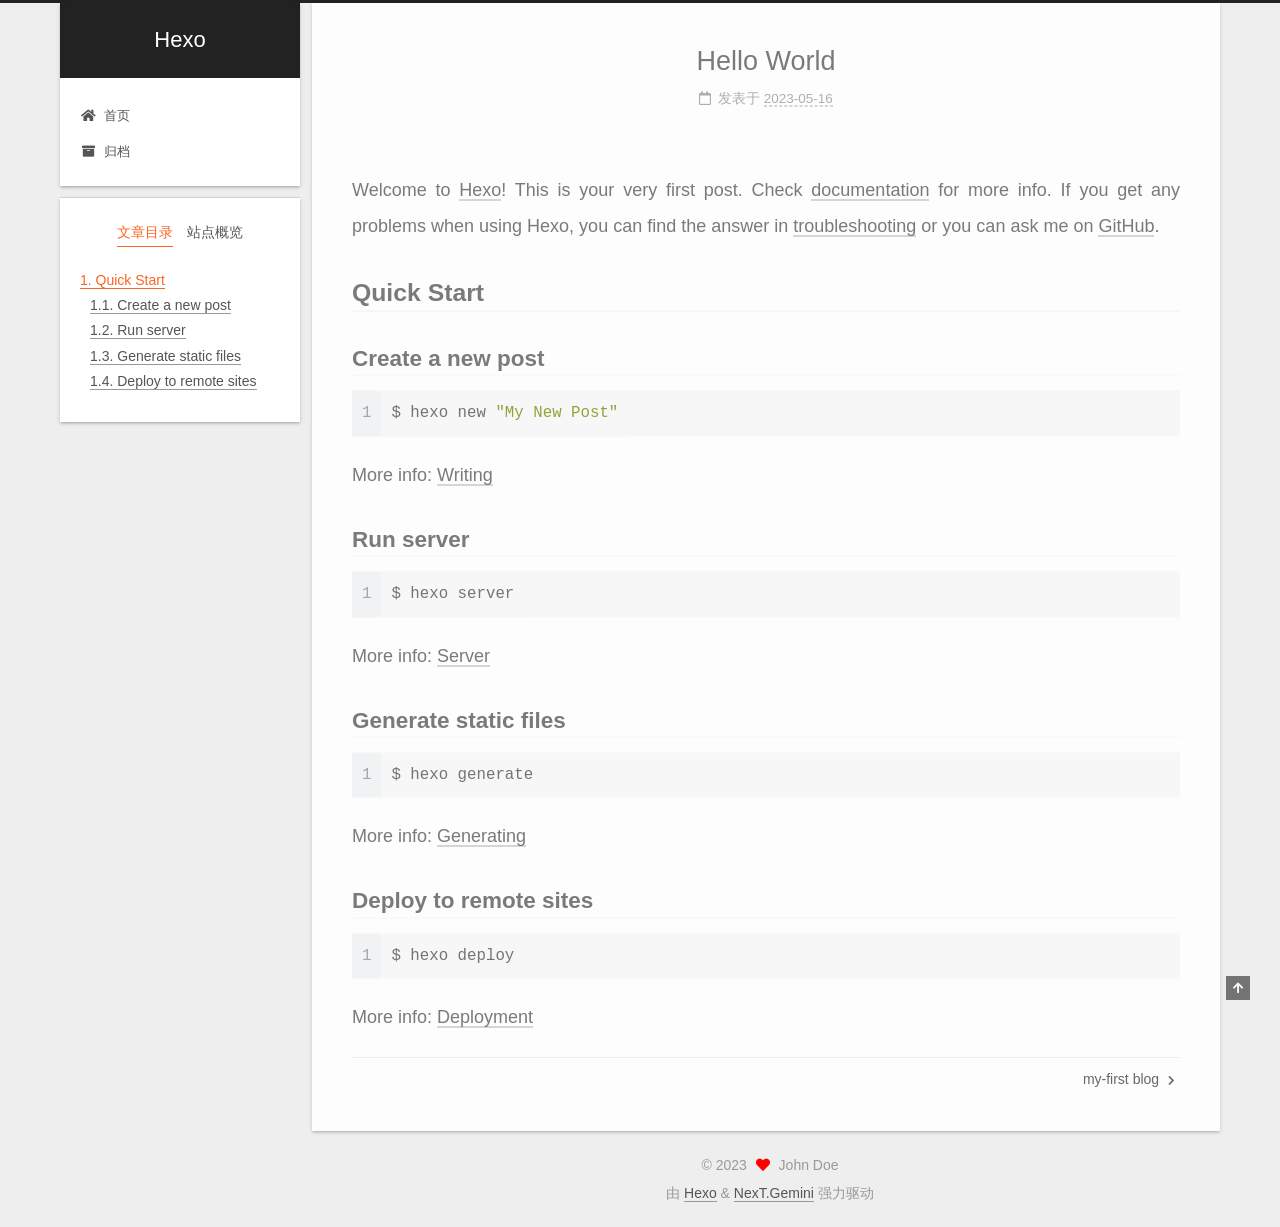
<file: 2023/05/16/hello-world/index.html>
<!DOCTYPE html>
<html lang="zh-CN">
<head>
  <meta charset="UTF-8">
<meta name="viewport" content="width=device-width, initial-scale=1, maximum-scale=2">
<meta name="theme-color" content="#222">
<meta name="generator" content="Hexo 6.3.0">
  <link rel="apple-touch-icon" sizes="180x180" href="/images/apple-touch-icon-next.png">
  <link rel="icon" type="image/png" sizes="32x32" href="/images/favicon-32x32-next.png">
  <link rel="icon" type="image/png" sizes="16x16" href="/images/favicon-16x16-next.png">
  <link rel="mask-icon" href="/images/logo.svg" color="#222">

<link rel="stylesheet" href="/css/main.css">


<link rel="stylesheet" href="/lib/font-awesome/css/all.min.css">

<script id="hexo-configurations">
    var NexT = window.NexT || {};
    var CONFIG = {"hostname":"example.com","root":"/","scheme":"Gemini","version":"7.8.0","exturl":false,"sidebar":{"position":"left","display":"post","padding":18,"offset":12,"onmobile":false},"copycode":{"enable":false,"show_result":false,"style":null},"back2top":{"enable":true,"sidebar":false,"scrollpercent":false},"bookmark":{"enable":false,"color":"#222","save":"auto"},"fancybox":false,"mediumzoom":false,"lazyload":false,"pangu":false,"comments":{"style":"tabs","active":null,"storage":true,"lazyload":false,"nav":null},"algolia":{"hits":{"per_page":10},"labels":{"input_placeholder":"Search for Posts","hits_empty":"We didn't find any results for the search: ${query}","hits_stats":"${hits} results found in ${time} ms"}},"localsearch":{"enable":false,"trigger":"auto","top_n_per_article":1,"unescape":false,"preload":false},"motion":{"enable":true,"async":false,"transition":{"post_block":"fadeIn","post_header":"slideDownIn","post_body":"slideDownIn","coll_header":"slideLeftIn","sidebar":"slideUpIn"}}};
  </script>

  <meta name="description" content="Welcome to Hexo! This is your very first post. Check documentation for more info. If you get any problems when using Hexo, you can find the answer in troubleshooting or you can ask me on GitHub. Quick">
<meta property="og:type" content="article">
<meta property="og:title" content="Hello World">
<meta property="og:url" content="http://example.com/2023/05/16/hello-world/index.html">
<meta property="og:site_name" content="Hexo">
<meta property="og:description" content="Welcome to Hexo! This is your very first post. Check documentation for more info. If you get any problems when using Hexo, you can find the answer in troubleshooting or you can ask me on GitHub. Quick">
<meta property="og:locale" content="zh_CN">
<meta property="article:published_time" content="2023-05-16T10:49:41.104Z">
<meta property="article:modified_time" content="2023-05-16T10:49:41.104Z">
<meta property="article:author" content="John Doe">
<meta name="twitter:card" content="summary">

<link rel="canonical" href="http://example.com/2023/05/16/hello-world/">


<script id="page-configurations">
  // https://hexo.io/docs/variables.html
  CONFIG.page = {
    sidebar: "",
    isHome : false,
    isPost : true,
    lang   : 'zh-CN'
  };
</script>

  <title>Hello World | Hexo</title>
  






  <noscript>
  <style>
  .use-motion .brand,
  .use-motion .menu-item,
  .sidebar-inner,
  .use-motion .post-block,
  .use-motion .pagination,
  .use-motion .comments,
  .use-motion .post-header,
  .use-motion .post-body,
  .use-motion .collection-header { opacity: initial; }

  .use-motion .site-title,
  .use-motion .site-subtitle {
    opacity: initial;
    top: initial;
  }

  .use-motion .logo-line-before i { left: initial; }
  .use-motion .logo-line-after i { right: initial; }
  </style>
</noscript>

</head>

<body itemscope itemtype="http://schema.org/WebPage">
  <div class="container use-motion">
    <div class="headband"></div>

    <header class="header" itemscope itemtype="http://schema.org/WPHeader">
      <div class="header-inner"><div class="site-brand-container">
  <div class="site-nav-toggle">
    <div class="toggle" aria-label="切换导航栏">
      <span class="toggle-line toggle-line-first"></span>
      <span class="toggle-line toggle-line-middle"></span>
      <span class="toggle-line toggle-line-last"></span>
    </div>
  </div>

  <div class="site-meta">

    <a href="/" class="brand" rel="start">
      <span class="logo-line-before"><i></i></span>
      <h1 class="site-title">Hexo</h1>
      <span class="logo-line-after"><i></i></span>
    </a>
  </div>

  <div class="site-nav-right">
    <div class="toggle popup-trigger">
    </div>
  </div>
</div>




<nav class="site-nav">
  <ul id="menu" class="main-menu menu">
        <li class="menu-item menu-item-home">

    <a href="/" rel="section"><i class="fa fa-home fa-fw"></i>首页</a>

  </li>
        <li class="menu-item menu-item-archives">

    <a href="/archives/" rel="section"><i class="fa fa-archive fa-fw"></i>归档</a>

  </li>
  </ul>
</nav>




</div>
    </header>

    
  <div class="back-to-top">
    <i class="fa fa-arrow-up"></i>
    <span>0%</span>
  </div>


    <main class="main">
      <div class="main-inner">
        <div class="content-wrap">
          

          <div class="content post posts-expand">
            

    
  
  
  <article itemscope itemtype="http://schema.org/Article" class="post-block" lang="zh-CN">
    <link itemprop="mainEntityOfPage" href="http://example.com/2023/05/16/hello-world/">

    <span hidden itemprop="author" itemscope itemtype="http://schema.org/Person">
      <meta itemprop="image" content="/images/avatar.gif">
      <meta itemprop="name" content="John Doe">
      <meta itemprop="description" content="">
    </span>

    <span hidden itemprop="publisher" itemscope itemtype="http://schema.org/Organization">
      <meta itemprop="name" content="Hexo">
    </span>
      <header class="post-header">
        <h1 class="post-title" itemprop="name headline">
          Hello World
        </h1>

        <div class="post-meta">
            <span class="post-meta-item">
              <span class="post-meta-item-icon">
                <i class="far fa-calendar"></i>
              </span>
              <span class="post-meta-item-text">发表于</span>

              <time title="创建时间：2023-05-16 18:49:41" itemprop="dateCreated datePublished" datetime="2023-05-16T18:49:41+08:00">2023-05-16</time>
            </span>

          

        </div>
      </header>

    
    
    
    <div class="post-body" itemprop="articleBody">

      
        <p>Welcome to <a target="_blank" rel="noopener" href="https://hexo.io/">Hexo</a>! This is your very first post. Check <a target="_blank" rel="noopener" href="https://hexo.io/docs/">documentation</a> for more info. If you get any problems when using Hexo, you can find the answer in <a target="_blank" rel="noopener" href="https://hexo.io/docs/troubleshooting.html">troubleshooting</a> or you can ask me on <a target="_blank" rel="noopener" href="https://github.com/hexojs/hexo/issues">GitHub</a>.</p>
<h2 id="Quick-Start"><a href="#Quick-Start" class="headerlink" title="Quick Start"></a>Quick Start</h2><h3 id="Create-a-new-post"><a href="#Create-a-new-post" class="headerlink" title="Create a new post"></a>Create a new post</h3><figure class="highlight bash"><table><tr><td class="gutter"><pre><span class="line">1</span><br></pre></td><td class="code"><pre><span class="line">$ hexo new <span class="string">&quot;My New Post&quot;</span></span><br></pre></td></tr></table></figure>

<p>More info: <a target="_blank" rel="noopener" href="https://hexo.io/docs/writing.html">Writing</a></p>
<h3 id="Run-server"><a href="#Run-server" class="headerlink" title="Run server"></a>Run server</h3><figure class="highlight bash"><table><tr><td class="gutter"><pre><span class="line">1</span><br></pre></td><td class="code"><pre><span class="line">$ hexo server</span><br></pre></td></tr></table></figure>

<p>More info: <a target="_blank" rel="noopener" href="https://hexo.io/docs/server.html">Server</a></p>
<h3 id="Generate-static-files"><a href="#Generate-static-files" class="headerlink" title="Generate static files"></a>Generate static files</h3><figure class="highlight bash"><table><tr><td class="gutter"><pre><span class="line">1</span><br></pre></td><td class="code"><pre><span class="line">$ hexo generate</span><br></pre></td></tr></table></figure>

<p>More info: <a target="_blank" rel="noopener" href="https://hexo.io/docs/generating.html">Generating</a></p>
<h3 id="Deploy-to-remote-sites"><a href="#Deploy-to-remote-sites" class="headerlink" title="Deploy to remote sites"></a>Deploy to remote sites</h3><figure class="highlight bash"><table><tr><td class="gutter"><pre><span class="line">1</span><br></pre></td><td class="code"><pre><span class="line">$ hexo deploy</span><br></pre></td></tr></table></figure>

<p>More info: <a target="_blank" rel="noopener" href="https://hexo.io/docs/one-command-deployment.html">Deployment</a></p>

    </div>

    
    
    

      <footer class="post-footer">

        


        
    <div class="post-nav">
      <div class="post-nav-item"></div>
      <div class="post-nav-item">
    <a href="/2023/05/16/my-first-blog/" rel="next" title="my-first blog">
      my-first blog <i class="fa fa-chevron-right"></i>
    </a></div>
    </div>
      </footer>
    
  </article>
  
  
  



          </div>
          

<script>
  window.addEventListener('tabs:register', () => {
    let { activeClass } = CONFIG.comments;
    if (CONFIG.comments.storage) {
      activeClass = localStorage.getItem('comments_active') || activeClass;
    }
    if (activeClass) {
      let activeTab = document.querySelector(`a[href="#comment-${activeClass}"]`);
      if (activeTab) {
        activeTab.click();
      }
    }
  });
  if (CONFIG.comments.storage) {
    window.addEventListener('tabs:click', event => {
      if (!event.target.matches('.tabs-comment .tab-content .tab-pane')) return;
      let commentClass = event.target.classList[1];
      localStorage.setItem('comments_active', commentClass);
    });
  }
</script>

        </div>
          
  
  <div class="toggle sidebar-toggle">
    <span class="toggle-line toggle-line-first"></span>
    <span class="toggle-line toggle-line-middle"></span>
    <span class="toggle-line toggle-line-last"></span>
  </div>

  <aside class="sidebar">
    <div class="sidebar-inner">

      <ul class="sidebar-nav motion-element">
        <li class="sidebar-nav-toc">
          文章目录
        </li>
        <li class="sidebar-nav-overview">
          站点概览
        </li>
      </ul>

      <!--noindex-->
      <div class="post-toc-wrap sidebar-panel">
          <div class="post-toc motion-element"><ol class="nav"><li class="nav-item nav-level-2"><a class="nav-link" href="#Quick-Start"><span class="nav-number">1.</span> <span class="nav-text">Quick Start</span></a><ol class="nav-child"><li class="nav-item nav-level-3"><a class="nav-link" href="#Create-a-new-post"><span class="nav-number">1.1.</span> <span class="nav-text">Create a new post</span></a></li><li class="nav-item nav-level-3"><a class="nav-link" href="#Run-server"><span class="nav-number">1.2.</span> <span class="nav-text">Run server</span></a></li><li class="nav-item nav-level-3"><a class="nav-link" href="#Generate-static-files"><span class="nav-number">1.3.</span> <span class="nav-text">Generate static files</span></a></li><li class="nav-item nav-level-3"><a class="nav-link" href="#Deploy-to-remote-sites"><span class="nav-number">1.4.</span> <span class="nav-text">Deploy to remote sites</span></a></li></ol></li></ol></div>
      </div>
      <!--/noindex-->

      <div class="site-overview-wrap sidebar-panel">
        <div class="site-author motion-element" itemprop="author" itemscope itemtype="http://schema.org/Person">
  <p class="site-author-name" itemprop="name">John Doe</p>
  <div class="site-description" itemprop="description"></div>
</div>
<div class="site-state-wrap motion-element">
  <nav class="site-state">
      <div class="site-state-item site-state-posts">
          <a href="/archives/">
        
          <span class="site-state-item-count">2</span>
          <span class="site-state-item-name">日志</span>
        </a>
      </div>
  </nav>
</div>



      </div>

    </div>
  </aside>
  <div id="sidebar-dimmer"></div>


      </div>
    </main>

    <footer class="footer">
      <div class="footer-inner">
        

        

<div class="copyright">
  
  &copy; 
  <span itemprop="copyrightYear">2023</span>
  <span class="with-love">
    <i class="fa fa-heart"></i>
  </span>
  <span class="author" itemprop="copyrightHolder">John Doe</span>
</div>
  <div class="powered-by">由 <a href="https://hexo.io/" class="theme-link" rel="noopener" target="_blank">Hexo</a> & <a href="https://theme-next.org/" class="theme-link" rel="noopener" target="_blank">NexT.Gemini</a> 强力驱动
  </div>

        








      </div>
    </footer>
  </div>

  
  <script src="/lib/anime.min.js"></script>
  <script src="/lib/velocity/velocity.min.js"></script>
  <script src="/lib/velocity/velocity.ui.min.js"></script>

<script src="/js/utils.js"></script>

<script src="/js/motion.js"></script>


<script src="/js/schemes/pisces.js"></script>


<script src="/js/next-boot.js"></script>




  















  

  

</body>
</html>
</file>
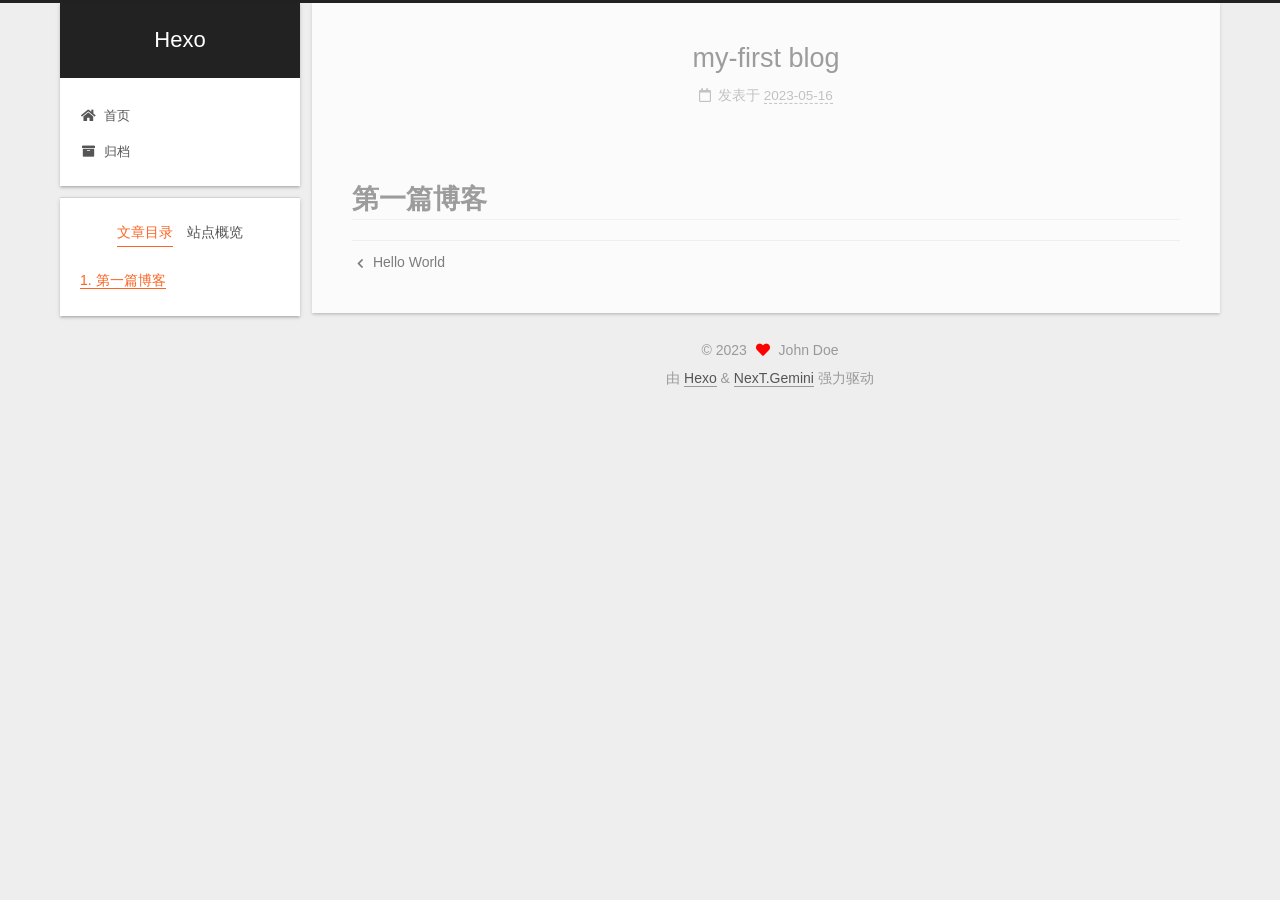
<file: 2023/05/16/my-first-blog/index.html>
<!DOCTYPE html>
<html lang="zh-CN">
<head>
  <meta charset="UTF-8">
<meta name="viewport" content="width=device-width, initial-scale=1, maximum-scale=2">
<meta name="theme-color" content="#222">
<meta name="generator" content="Hexo 6.3.0">
  <link rel="apple-touch-icon" sizes="180x180" href="/images/apple-touch-icon-next.png">
  <link rel="icon" type="image/png" sizes="32x32" href="/images/favicon-32x32-next.png">
  <link rel="icon" type="image/png" sizes="16x16" href="/images/favicon-16x16-next.png">
  <link rel="mask-icon" href="/images/logo.svg" color="#222">

<link rel="stylesheet" href="/css/main.css">


<link rel="stylesheet" href="/lib/font-awesome/css/all.min.css">

<script id="hexo-configurations">
    var NexT = window.NexT || {};
    var CONFIG = {"hostname":"example.com","root":"/","scheme":"Gemini","version":"7.8.0","exturl":false,"sidebar":{"position":"left","display":"post","padding":18,"offset":12,"onmobile":false},"copycode":{"enable":false,"show_result":false,"style":null},"back2top":{"enable":true,"sidebar":false,"scrollpercent":false},"bookmark":{"enable":false,"color":"#222","save":"auto"},"fancybox":false,"mediumzoom":false,"lazyload":false,"pangu":false,"comments":{"style":"tabs","active":null,"storage":true,"lazyload":false,"nav":null},"algolia":{"hits":{"per_page":10},"labels":{"input_placeholder":"Search for Posts","hits_empty":"We didn't find any results for the search: ${query}","hits_stats":"${hits} results found in ${time} ms"}},"localsearch":{"enable":false,"trigger":"auto","top_n_per_article":1,"unescape":false,"preload":false},"motion":{"enable":true,"async":false,"transition":{"post_block":"fadeIn","post_header":"slideDownIn","post_body":"slideDownIn","coll_header":"slideLeftIn","sidebar":"slideUpIn"}}};
  </script>

  <meta name="description" content="第一篇博客">
<meta property="og:type" content="article">
<meta property="og:title" content="my-first blog">
<meta property="og:url" content="http://example.com/2023/05/16/my-first-blog/index.html">
<meta property="og:site_name" content="Hexo">
<meta property="og:description" content="第一篇博客">
<meta property="og:locale" content="zh_CN">
<meta property="article:published_time" content="2023-05-16T11:34:22.000Z">
<meta property="article:modified_time" content="2023-05-16T11:35:29.588Z">
<meta property="article:author" content="John Doe">
<meta name="twitter:card" content="summary">

<link rel="canonical" href="http://example.com/2023/05/16/my-first-blog/">


<script id="page-configurations">
  // https://hexo.io/docs/variables.html
  CONFIG.page = {
    sidebar: "",
    isHome : false,
    isPost : true,
    lang   : 'zh-CN'
  };
</script>

  <title>my-first blog | Hexo</title>
  






  <noscript>
  <style>
  .use-motion .brand,
  .use-motion .menu-item,
  .sidebar-inner,
  .use-motion .post-block,
  .use-motion .pagination,
  .use-motion .comments,
  .use-motion .post-header,
  .use-motion .post-body,
  .use-motion .collection-header { opacity: initial; }

  .use-motion .site-title,
  .use-motion .site-subtitle {
    opacity: initial;
    top: initial;
  }

  .use-motion .logo-line-before i { left: initial; }
  .use-motion .logo-line-after i { right: initial; }
  </style>
</noscript>

</head>

<body itemscope itemtype="http://schema.org/WebPage">
  <div class="container use-motion">
    <div class="headband"></div>

    <header class="header" itemscope itemtype="http://schema.org/WPHeader">
      <div class="header-inner"><div class="site-brand-container">
  <div class="site-nav-toggle">
    <div class="toggle" aria-label="切换导航栏">
      <span class="toggle-line toggle-line-first"></span>
      <span class="toggle-line toggle-line-middle"></span>
      <span class="toggle-line toggle-line-last"></span>
    </div>
  </div>

  <div class="site-meta">

    <a href="/" class="brand" rel="start">
      <span class="logo-line-before"><i></i></span>
      <h1 class="site-title">Hexo</h1>
      <span class="logo-line-after"><i></i></span>
    </a>
  </div>

  <div class="site-nav-right">
    <div class="toggle popup-trigger">
    </div>
  </div>
</div>




<nav class="site-nav">
  <ul id="menu" class="main-menu menu">
        <li class="menu-item menu-item-home">

    <a href="/" rel="section"><i class="fa fa-home fa-fw"></i>首页</a>

  </li>
        <li class="menu-item menu-item-archives">

    <a href="/archives/" rel="section"><i class="fa fa-archive fa-fw"></i>归档</a>

  </li>
  </ul>
</nav>




</div>
    </header>

    
  <div class="back-to-top">
    <i class="fa fa-arrow-up"></i>
    <span>0%</span>
  </div>


    <main class="main">
      <div class="main-inner">
        <div class="content-wrap">
          

          <div class="content post posts-expand">
            

    
  
  
  <article itemscope itemtype="http://schema.org/Article" class="post-block" lang="zh-CN">
    <link itemprop="mainEntityOfPage" href="http://example.com/2023/05/16/my-first-blog/">

    <span hidden itemprop="author" itemscope itemtype="http://schema.org/Person">
      <meta itemprop="image" content="/images/avatar.gif">
      <meta itemprop="name" content="John Doe">
      <meta itemprop="description" content="">
    </span>

    <span hidden itemprop="publisher" itemscope itemtype="http://schema.org/Organization">
      <meta itemprop="name" content="Hexo">
    </span>
      <header class="post-header">
        <h1 class="post-title" itemprop="name headline">
          my-first blog
        </h1>

        <div class="post-meta">
            <span class="post-meta-item">
              <span class="post-meta-item-icon">
                <i class="far fa-calendar"></i>
              </span>
              <span class="post-meta-item-text">发表于</span>
              

              <time title="创建时间：2023-05-16 19:34:22 / 修改时间：19:35:29" itemprop="dateCreated datePublished" datetime="2023-05-16T19:34:22+08:00">2023-05-16</time>
            </span>

          

        </div>
      </header>

    
    
    
    <div class="post-body" itemprop="articleBody">

      
        <h1 id="第一篇博客"><a href="#第一篇博客" class="headerlink" title="第一篇博客"></a>第一篇博客</h1>
    </div>

    
    
    

      <footer class="post-footer">

        


        
    <div class="post-nav">
      <div class="post-nav-item">
    <a href="/2023/05/16/hello-world/" rel="prev" title="Hello World">
      <i class="fa fa-chevron-left"></i> Hello World
    </a></div>
      <div class="post-nav-item"></div>
    </div>
      </footer>
    
  </article>
  
  
  



          </div>
          

<script>
  window.addEventListener('tabs:register', () => {
    let { activeClass } = CONFIG.comments;
    if (CONFIG.comments.storage) {
      activeClass = localStorage.getItem('comments_active') || activeClass;
    }
    if (activeClass) {
      let activeTab = document.querySelector(`a[href="#comment-${activeClass}"]`);
      if (activeTab) {
        activeTab.click();
      }
    }
  });
  if (CONFIG.comments.storage) {
    window.addEventListener('tabs:click', event => {
      if (!event.target.matches('.tabs-comment .tab-content .tab-pane')) return;
      let commentClass = event.target.classList[1];
      localStorage.setItem('comments_active', commentClass);
    });
  }
</script>

        </div>
          
  
  <div class="toggle sidebar-toggle">
    <span class="toggle-line toggle-line-first"></span>
    <span class="toggle-line toggle-line-middle"></span>
    <span class="toggle-line toggle-line-last"></span>
  </div>

  <aside class="sidebar">
    <div class="sidebar-inner">

      <ul class="sidebar-nav motion-element">
        <li class="sidebar-nav-toc">
          文章目录
        </li>
        <li class="sidebar-nav-overview">
          站点概览
        </li>
      </ul>

      <!--noindex-->
      <div class="post-toc-wrap sidebar-panel">
          <div class="post-toc motion-element"><ol class="nav"><li class="nav-item nav-level-1"><a class="nav-link" href="#%E7%AC%AC%E4%B8%80%E7%AF%87%E5%8D%9A%E5%AE%A2"><span class="nav-number">1.</span> <span class="nav-text">第一篇博客</span></a></li></ol></div>
      </div>
      <!--/noindex-->

      <div class="site-overview-wrap sidebar-panel">
        <div class="site-author motion-element" itemprop="author" itemscope itemtype="http://schema.org/Person">
  <p class="site-author-name" itemprop="name">John Doe</p>
  <div class="site-description" itemprop="description"></div>
</div>
<div class="site-state-wrap motion-element">
  <nav class="site-state">
      <div class="site-state-item site-state-posts">
          <a href="/archives/">
        
          <span class="site-state-item-count">2</span>
          <span class="site-state-item-name">日志</span>
        </a>
      </div>
  </nav>
</div>



      </div>

    </div>
  </aside>
  <div id="sidebar-dimmer"></div>


      </div>
    </main>

    <footer class="footer">
      <div class="footer-inner">
        

        

<div class="copyright">
  
  &copy; 
  <span itemprop="copyrightYear">2023</span>
  <span class="with-love">
    <i class="fa fa-heart"></i>
  </span>
  <span class="author" itemprop="copyrightHolder">John Doe</span>
</div>
  <div class="powered-by">由 <a href="https://hexo.io/" class="theme-link" rel="noopener" target="_blank">Hexo</a> & <a href="https://theme-next.org/" class="theme-link" rel="noopener" target="_blank">NexT.Gemini</a> 强力驱动
  </div>

        








      </div>
    </footer>
  </div>

  
  <script src="/lib/anime.min.js"></script>
  <script src="/lib/velocity/velocity.min.js"></script>
  <script src="/lib/velocity/velocity.ui.min.js"></script>

<script src="/js/utils.js"></script>

<script src="/js/motion.js"></script>


<script src="/js/schemes/pisces.js"></script>


<script src="/js/next-boot.js"></script>




  















  

  

</body>
</html>
</file>
<file: css/main.css>
:root {
  --body-bg-color: #eee;
  --content-bg-color: #fff;
  --card-bg-color: #f5f5f5;
  --text-color: #555;
  --blockquote-color: #666;
  --link-color: #555;
  --link-hover-color: #222;
  --brand-color: #fff;
  --brand-hover-color: #fff;
  --table-row-odd-bg-color: #f9f9f9;
  --table-row-hover-bg-color: #f5f5f5;
  --menu-item-bg-color: #f5f5f5;
  --btn-default-bg: #fff;
  --btn-default-color: #555;
  --btn-default-border-color: #555;
  --btn-default-hover-bg: #222;
  --btn-default-hover-color: #fff;
  --btn-default-hover-border-color: #222;
}
html {
  line-height: 1.15; /* 1 */
  -webkit-text-size-adjust: 100%; /* 2 */
}
body {
  margin: 0;
}
main {
  display: block;
}
h1 {
  font-size: 2em;
  margin: 0.67em 0;
}
hr {
  box-sizing: content-box; /* 1 */
  height: 0; /* 1 */
  overflow: visible; /* 2 */
}
pre {
  font-family: monospace, monospace; /* 1 */
  font-size: 1em; /* 2 */
}
a {
  background: transparent;
}
abbr[title] {
  border-bottom: none; /* 1 */
  text-decoration: underline; /* 2 */
  text-decoration: underline dotted; /* 2 */
}
b,
strong {
  font-weight: bolder;
}
code,
kbd,
samp {
  font-family: monospace, monospace; /* 1 */
  font-size: 1em; /* 2 */
}
small {
  font-size: 80%;
}
sub,
sup {
  font-size: 75%;
  line-height: 0;
  position: relative;
  vertical-align: baseline;
}
sub {
  bottom: -0.25em;
}
sup {
  top: -0.5em;
}
img {
  border-style: none;
}
button,
input,
optgroup,
select,
textarea {
  font-family: inherit; /* 1 */
  font-size: 100%; /* 1 */
  line-height: 1.15; /* 1 */
  margin: 0; /* 2 */
}
button,
input {
/* 1 */
  overflow: visible;
}
button,
select {
/* 1 */
  text-transform: none;
}
button,
[type='button'],
[type='reset'],
[type='submit'] {
  -webkit-appearance: button;
}
button::-moz-focus-inner,
[type='button']::-moz-focus-inner,
[type='reset']::-moz-focus-inner,
[type='submit']::-moz-focus-inner {
  border-style: none;
  padding: 0;
}
button:-moz-focusring,
[type='button']:-moz-focusring,
[type='reset']:-moz-focusring,
[type='submit']:-moz-focusring {
  outline: 1px dotted ButtonText;
}
fieldset {
  padding: 0.35em 0.75em 0.625em;
}
legend {
  box-sizing: border-box; /* 1 */
  color: inherit; /* 2 */
  display: table; /* 1 */
  max-width: 100%; /* 1 */
  padding: 0; /* 3 */
  white-space: normal; /* 1 */
}
progress {
  vertical-align: baseline;
}
textarea {
  overflow: auto;
}
[type='checkbox'],
[type='radio'] {
  box-sizing: border-box; /* 1 */
  padding: 0; /* 2 */
}
[type='number']::-webkit-inner-spin-button,
[type='number']::-webkit-outer-spin-button {
  height: auto;
}
[type='search'] {
  outline-offset: -2px; /* 2 */
  -webkit-appearance: textfield; /* 1 */
}
[type='search']::-webkit-search-decoration {
  -webkit-appearance: none;
}
::-webkit-file-upload-button {
  font: inherit; /* 2 */
  -webkit-appearance: button; /* 1 */
}
details {
  display: block;
}
summary {
  display: list-item;
}
template {
  display: none;
}
[hidden] {
  display: none;
}
::selection {
  background: #262a30;
  color: #eee;
}
html,
body {
  height: 100%;
}
body {
  background: var(--body-bg-color);
  color: var(--text-color);
  font-family: 'Lato', "PingFang SC", "Microsoft YaHei", sans-serif;
  font-size: 1em;
  line-height: 2;
}
@media (max-width: 991px) {
  body {
    padding-left: 0 !important;
    padding-right: 0 !important;
  }
}
h1,
h2,
h3,
h4,
h5,
h6 {
  font-family: 'Lato', "PingFang SC", "Microsoft YaHei", sans-serif;
  font-weight: bold;
  line-height: 1.5;
  margin: 20px 0 15px;
}
h1 {
  font-size: 1.5em;
}
h2 {
  font-size: 1.375em;
}
h3 {
  font-size: 1.25em;
}
h4 {
  font-size: 1.125em;
}
h5 {
  font-size: 1em;
}
h6 {
  font-size: 0.875em;
}
p {
  margin: 0 0 20px 0;
}
a,
span.exturl {
  border-bottom: 1px solid #999;
  color: var(--link-color);
  outline: 0;
  text-decoration: none;
  overflow-wrap: break-word;
  word-wrap: break-word;
  cursor: pointer;
}
a:hover,
span.exturl:hover {
  border-bottom-color: var(--link-hover-color);
  color: var(--link-hover-color);
}
iframe,
img,
video {
  display: block;
  margin-left: auto;
  margin-right: auto;
  max-width: 100%;
}
hr {
  background-image: repeating-linear-gradient(-45deg, #ddd, #ddd 4px, transparent 4px, transparent 8px);
  border: 0;
  height: 3px;
  margin: 40px 0;
}
blockquote {
  border-left: 4px solid #ddd;
  color: var(--blockquote-color);
  margin: 0;
  padding: 0 15px;
}
blockquote cite::before {
  content: '-';
  padding: 0 5px;
}
dt {
  font-weight: bold;
}
dd {
  margin: 0;
  padding: 0;
}
kbd {
  background-color: #f5f5f5;
  background-image: linear-gradient(#eee, #fff, #eee);
  border: 1px solid #ccc;
  border-radius: 0.2em;
  box-shadow: 0.1em 0.1em 0.2em rgba(0,0,0,0.1);
  color: #555;
  font-family: inherit;
  padding: 0.1em 0.3em;
  white-space: nowrap;
}
.table-container {
  overflow: auto;
}
table {
  border-collapse: collapse;
  border-spacing: 0;
  font-size: 0.875em;
  margin: 0 0 20px 0;
  width: 100%;
}
tbody tr:nth-of-type(odd) {
  background: var(--table-row-odd-bg-color);
}
tbody tr:hover {
  background: var(--table-row-hover-bg-color);
}
caption,
th,
td {
  font-weight: normal;
  padding: 8px;
  vertical-align: middle;
}
th,
td {
  border: 1px solid #ddd;
  border-bottom: 3px solid #ddd;
}
th {
  font-weight: 700;
  padding-bottom: 10px;
}
td {
  border-bottom-width: 1px;
}
.btn {
  background: var(--btn-default-bg);
  border: 2px solid var(--btn-default-border-color);
  border-radius: 2px;
  color: var(--btn-default-color);
  display: inline-block;
  font-size: 0.875em;
  line-height: 2;
  padding: 0 20px;
  text-decoration: none;
  transition-property: background-color;
  transition-delay: 0s;
  transition-duration: 0.2s;
  transition-timing-function: ease-in-out;
}
.btn:hover {
  background: var(--btn-default-hover-bg);
  border-color: var(--btn-default-hover-border-color);
  color: var(--btn-default-hover-color);
}
.btn + .btn {
  margin: 0 0 8px 8px;
}
.btn .fa-fw {
  text-align: left;
  width: 1.285714285714286em;
}
.toggle {
  line-height: 0;
}
.toggle .toggle-line {
  background: #fff;
  display: inline-block;
  height: 2px;
  left: 0;
  position: relative;
  top: 0;
  transition: all 0.4s;
  vertical-align: top;
  width: 100%;
}
.toggle .toggle-line:not(:first-child) {
  margin-top: 3px;
}
.toggle.toggle-arrow .toggle-line-first {
  left: 50%;
  top: 2px;
  transform: rotate(45deg);
  width: 50%;
}
.toggle.toggle-arrow .toggle-line-middle {
  left: 2px;
  width: 90%;
}
.toggle.toggle-arrow .toggle-line-last {
  left: 50%;
  top: -2px;
  transform: rotate(-45deg);
  width: 50%;
}
.toggle.toggle-close .toggle-line-first {
  transform: rotate(-45deg);
  top: 5px;
}
.toggle.toggle-close .toggle-line-middle {
  opacity: 0;
}
.toggle.toggle-close .toggle-line-last {
  transform: rotate(45deg);
  top: -5px;
}
.highlight,
pre {
  background: #f7f7f7;
  color: #4d4d4c;
  line-height: 1.6;
  margin: 0 auto 20px;
}
pre,
code {
  font-family: consolas, Menlo, monospace, "PingFang SC", "Microsoft YaHei";
}
code {
  background: #eee;
  border-radius: 3px;
  color: #555;
  padding: 2px 4px;
  overflow-wrap: break-word;
  word-wrap: break-word;
}
.highlight *::selection {
  background: #d6d6d6;
}
.highlight pre {
  border: 0;
  margin: 0;
  padding: 10px 0;
}
.highlight table {
  border: 0;
  margin: 0;
  width: auto;
}
.highlight td {
  border: 0;
  padding: 0;
}
.highlight figcaption {
  background: #eff2f3;
  color: #4d4d4c;
  display: flex;
  font-size: 0.875em;
  justify-content: space-between;
  line-height: 1.2;
  padding: 0.5em;
}
.highlight figcaption a {
  color: #4d4d4c;
}
.highlight figcaption a:hover {
  border-bottom-color: #4d4d4c;
}
.highlight .gutter {
  -moz-user-select: none;
  -ms-user-select: none;
  -webkit-user-select: none;
  user-select: none;
}
.highlight .gutter pre {
  background: #eff2f3;
  color: #869194;
  padding-left: 10px;
  padding-right: 10px;
  text-align: right;
}
.highlight .code pre {
  background: #f7f7f7;
  padding-left: 10px;
  width: 100%;
}
.gist table {
  width: auto;
}
.gist table td {
  border: 0;
}
pre {
  overflow: auto;
  padding: 10px;
}
pre code {
  background: none;
  color: #4d4d4c;
  font-size: 0.875em;
  padding: 0;
  text-shadow: none;
}
pre .deletion {
  background: #fdd;
}
pre .addition {
  background: #dfd;
}
pre .meta {
  color: #eab700;
  -moz-user-select: none;
  -ms-user-select: none;
  -webkit-user-select: none;
  user-select: none;
}
pre .comment {
  color: #8e908c;
}
pre .variable,
pre .attribute,
pre .tag,
pre .name,
pre .regexp,
pre .ruby .constant,
pre .xml .tag .title,
pre .xml .pi,
pre .xml .doctype,
pre .html .doctype,
pre .css .id,
pre .css .class,
pre .css .pseudo {
  color: #c82829;
}
pre .number,
pre .preprocessor,
pre .built_in,
pre .builtin-name,
pre .literal,
pre .params,
pre .constant,
pre .command {
  color: #f5871f;
}
pre .ruby .class .title,
pre .css .rules .attribute,
pre .string,
pre .symbol,
pre .value,
pre .inheritance,
pre .header,
pre .ruby .symbol,
pre .xml .cdata,
pre .special,
pre .formula {
  color: #718c00;
}
pre .title,
pre .css .hexcolor {
  color: #3e999f;
}
pre .function,
pre .python .decorator,
pre .python .title,
pre .ruby .function .title,
pre .ruby .title .keyword,
pre .perl .sub,
pre .javascript .title,
pre .coffeescript .title {
  color: #4271ae;
}
pre .keyword,
pre .javascript .function {
  color: #8959a8;
}
.blockquote-center {
  border-left: none;
  margin: 40px 0;
  padding: 0;
  position: relative;
  text-align: center;
}
.blockquote-center .fa {
  display: block;
  opacity: 0.6;
  position: absolute;
  width: 100%;
}
.blockquote-center .fa-quote-left {
  border-top: 1px solid #ccc;
  text-align: left;
  top: -20px;
}
.blockquote-center .fa-quote-right {
  border-bottom: 1px solid #ccc;
  text-align: right;
  bottom: -20px;
}
.blockquote-center p,
.blockquote-center div {
  text-align: center;
}
.post-body .group-picture img {
  margin: 0 auto;
  padding: 0 3px;
}
.group-picture-row {
  margin-bottom: 6px;
  overflow: hidden;
}
.group-picture-column {
  float: left;
  margin-bottom: 10px;
}
.post-body .label {
  color: #555;
  display: inline;
  padding: 0 2px;
}
.post-body .label.default {
  background: #f0f0f0;
}
.post-body .label.primary {
  background: #efe6f7;
}
.post-body .label.info {
  background: #e5f2f8;
}
.post-body .label.success {
  background: #e7f4e9;
}
.post-body .label.warning {
  background: #fcf6e1;
}
.post-body .label.danger {
  background: #fae8eb;
}
.post-body .tabs {
  margin-bottom: 20px;
}
.post-body .tabs,
.tabs-comment {
  display: block;
  padding-top: 10px;
  position: relative;
}
.post-body .tabs ul.nav-tabs,
.tabs-comment ul.nav-tabs {
  display: flex;
  flex-wrap: wrap;
  margin: 0;
  margin-bottom: -1px;
  padding: 0;
}
@media (max-width: 413px) {
  .post-body .tabs ul.nav-tabs,
  .tabs-comment ul.nav-tabs {
    display: block;
    margin-bottom: 5px;
  }
}
.post-body .tabs ul.nav-tabs li.tab,
.tabs-comment ul.nav-tabs li.tab {
  border-bottom: 1px solid #ddd;
  border-left: 1px solid transparent;
  border-right: 1px solid transparent;
  border-top: 3px solid transparent;
  flex-grow: 1;
  list-style-type: none;
  border-radius: 0 0 0 0;
}
@media (max-width: 413px) {
  .post-body .tabs ul.nav-tabs li.tab,
  .tabs-comment ul.nav-tabs li.tab {
    border-bottom: 1px solid transparent;
    border-left: 3px solid transparent;
    border-right: 1px solid transparent;
    border-top: 1px solid transparent;
  }
}
@media (max-width: 413px) {
  .post-body .tabs ul.nav-tabs li.tab,
  .tabs-comment ul.nav-tabs li.tab {
    border-radius: 0;
  }
}
.post-body .tabs ul.nav-tabs li.tab a,
.tabs-comment ul.nav-tabs li.tab a {
  border-bottom: initial;
  display: block;
  line-height: 1.8;
  outline: 0;
  padding: 0.25em 0.75em;
  text-align: center;
  transition-delay: 0s;
  transition-duration: 0.2s;
  transition-timing-function: ease-out;
}
.post-body .tabs ul.nav-tabs li.tab a i,
.tabs-comment ul.nav-tabs li.tab a i {
  width: 1.285714285714286em;
}
.post-body .tabs ul.nav-tabs li.tab.active,
.tabs-comment ul.nav-tabs li.tab.active {
  border-bottom: 1px solid transparent;
  border-left: 1px solid #ddd;
  border-right: 1px solid #ddd;
  border-top: 3px solid #fc6423;
}
@media (max-width: 413px) {
  .post-body .tabs ul.nav-tabs li.tab.active,
  .tabs-comment ul.nav-tabs li.tab.active {
    border-bottom: 1px solid #ddd;
    border-left: 3px solid #fc6423;
    border-right: 1px solid #ddd;
    border-top: 1px solid #ddd;
  }
}
.post-body .tabs ul.nav-tabs li.tab.active a,
.tabs-comment ul.nav-tabs li.tab.active a {
  color: var(--link-color);
  cursor: default;
}
.post-body .tabs .tab-content .tab-pane,
.tabs-comment .tab-content .tab-pane {
  border: 1px solid #ddd;
  border-top: 0;
  padding: 20px 20px 0 20px;
  border-radius: 0;
}
.post-body .tabs .tab-content .tab-pane:not(.active),
.tabs-comment .tab-content .tab-pane:not(.active) {
  display: none;
}
.post-body .tabs .tab-content .tab-pane.active,
.tabs-comment .tab-content .tab-pane.active {
  display: block;
}
.post-body .tabs .tab-content .tab-pane.active:nth-of-type(1),
.tabs-comment .tab-content .tab-pane.active:nth-of-type(1) {
  border-radius: 0 0 0 0;
}
@media (max-width: 413px) {
  .post-body .tabs .tab-content .tab-pane.active:nth-of-type(1),
  .tabs-comment .tab-content .tab-pane.active:nth-of-type(1) {
    border-radius: 0;
  }
}
.post-body .note {
  border-radius: 3px;
  margin-bottom: 20px;
  padding: 1em;
  position: relative;
  border: 1px solid #eee;
  border-left-width: 5px;
}
.post-body .note h2,
.post-body .note h3,
.post-body .note h4,
.post-body .note h5,
.post-body .note h6 {
  margin-top: 0;
  border-bottom: initial;
  margin-bottom: 0;
  padding-top: 0;
}
.post-body .note p:first-child,
.post-body .note ul:first-child,
.post-body .note ol:first-child,
.post-body .note table:first-child,
.post-body .note pre:first-child,
.post-body .note blockquote:first-child,
.post-body .note img:first-child {
  margin-top: 0;
}
.post-body .note p:last-child,
.post-body .note ul:last-child,
.post-body .note ol:last-child,
.post-body .note table:last-child,
.post-body .note pre:last-child,
.post-body .note blockquote:last-child,
.post-body .note img:last-child {
  margin-bottom: 0;
}
.post-body .note.default {
  border-left-color: #777;
}
.post-body .note.default h2,
.post-body .note.default h3,
.post-body .note.default h4,
.post-body .note.default h5,
.post-body .note.default h6 {
  color: #777;
}
.post-body .note.primary {
  border-left-color: #6f42c1;
}
.post-body .note.primary h2,
.post-body .note.primary h3,
.post-body .note.primary h4,
.post-body .note.primary h5,
.post-body .note.primary h6 {
  color: #6f42c1;
}
.post-body .note.info {
  border-left-color: #428bca;
}
.post-body .note.info h2,
.post-body .note.info h3,
.post-body .note.info h4,
.post-body .note.info h5,
.post-body .note.info h6 {
  color: #428bca;
}
.post-body .note.success {
  border-left-color: #5cb85c;
}
.post-body .note.success h2,
.post-body .note.success h3,
.post-body .note.success h4,
.post-body .note.success h5,
.post-body .note.success h6 {
  color: #5cb85c;
}
.post-body .note.warning {
  border-left-color: #f0ad4e;
}
.post-body .note.warning h2,
.post-body .note.warning h3,
.post-body .note.warning h4,
.post-body .note.warning h5,
.post-body .note.warning h6 {
  color: #f0ad4e;
}
.post-body .note.danger {
  border-left-color: #d9534f;
}
.post-body .note.danger h2,
.post-body .note.danger h3,
.post-body .note.danger h4,
.post-body .note.danger h5,
.post-body .note.danger h6 {
  color: #d9534f;
}
.pagination .prev,
.pagination .next,
.pagination .page-number,
.pagination .space {
  display: inline-block;
  margin: 0 10px;
  padding: 0 11px;
  position: relative;
  top: -1px;
}
@media (max-width: 767px) {
  .pagination .prev,
  .pagination .next,
  .pagination .page-number,
  .pagination .space {
    margin: 0 5px;
  }
}
.pagination {
  border-top: 1px solid #eee;
  margin: 120px 0 0;
  text-align: center;
}
.pagination .prev,
.pagination .next,
.pagination .page-number {
  border-bottom: 0;
  border-top: 1px solid #eee;
  transition-property: border-color;
  transition-delay: 0s;
  transition-duration: 0.2s;
  transition-timing-function: ease-in-out;
}
.pagination .prev:hover,
.pagination .next:hover,
.pagination .page-number:hover {
  border-top-color: #222;
}
.pagination .space {
  margin: 0;
  padding: 0;
}
.pagination .prev {
  margin-left: 0;
}
.pagination .next {
  margin-right: 0;
}
.pagination .page-number.current {
  background: #ccc;
  border-top-color: #ccc;
  color: #fff;
}
@media (max-width: 767px) {
  .pagination {
    border-top: none;
  }
  .pagination .prev,
  .pagination .next,
  .pagination .page-number {
    border-bottom: 1px solid #eee;
    border-top: 0;
    margin-bottom: 10px;
    padding: 0 10px;
  }
  .pagination .prev:hover,
  .pagination .next:hover,
  .pagination .page-number:hover {
    border-bottom-color: #222;
  }
}
.comments {
  margin-top: 60px;
  overflow: hidden;
}
.comment-button-group {
  display: flex;
  flex-wrap: wrap-reverse;
  justify-content: center;
  margin: 1em 0;
}
.comment-button-group .comment-button {
  margin: 0.1em 0.2em;
}
.comment-button-group .comment-button.active {
  background: var(--btn-default-hover-bg);
  border-color: var(--btn-default-hover-border-color);
  color: var(--btn-default-hover-color);
}
.comment-position {
  display: none;
}
.comment-position.active {
  display: block;
}
.tabs-comment {
  background: var(--content-bg-color);
  margin-top: 4em;
  padding-top: 0;
}
.tabs-comment .comments {
  border: 0;
  box-shadow: none;
  margin-top: 0;
  padding-top: 0;
}
.container {
  min-height: 100%;
  position: relative;
}
.main-inner {
  margin: 0 auto;
  width: calc(100% - 20px);
}
@media (min-width: 1200px) {
  .main-inner {
    width: 1160px;
  }
}
@media (min-width: 1600px) {
  .main-inner {
    width: 73%;
  }
}
@media (max-width: 767px) {
  .content-wrap {
    padding: 0 20px;
  }
}
.header {
  background: transparent;
}
.header-inner {
  margin: 0 auto;
  width: calc(100% - 20px);
}
@media (min-width: 1200px) {
  .header-inner {
    width: 1160px;
  }
}
@media (min-width: 1600px) {
  .header-inner {
    width: 73%;
  }
}
.site-brand-container {
  display: flex;
  flex-shrink: 0;
  padding: 0 10px;
}
.headband {
  background: #222;
  height: 3px;
}
.site-meta {
  flex-grow: 1;
  text-align: center;
}
@media (max-width: 767px) {
  .site-meta {
    text-align: center;
  }
}
.brand {
  border-bottom: none;
  color: var(--brand-color);
  display: inline-block;
  line-height: 1.375em;
  padding: 0 40px;
  position: relative;
}
.brand:hover {
  color: var(--brand-hover-color);
}
.site-title {
  font-family: 'Lato', "PingFang SC", "Microsoft YaHei", sans-serif;
  font-size: 1.375em;
  font-weight: normal;
  margin: 0;
}
.site-subtitle {
  color: #ddd;
  font-size: 0.8125em;
  margin: 10px 0;
}
.use-motion .brand {
  opacity: 0;
}
.use-motion .site-title,
.use-motion .site-subtitle,
.use-motion .custom-logo-image {
  opacity: 0;
  position: relative;
  top: -10px;
}
.site-nav-toggle,
.site-nav-right {
  display: none;
}
@media (max-width: 767px) {
  .site-nav-toggle,
  .site-nav-right {
    display: flex;
    flex-direction: column;
    justify-content: center;
  }
}
.site-nav-toggle .toggle,
.site-nav-right .toggle {
  color: var(--text-color);
  padding: 10px;
  width: 22px;
}
.site-nav-toggle .toggle .toggle-line,
.site-nav-right .toggle .toggle-line {
  background: var(--text-color);
  border-radius: 1px;
}
.site-nav {
  display: block;
}
@media (max-width: 767px) {
  .site-nav {
    clear: both;
    display: none;
  }
}
.site-nav.site-nav-on {
  display: block;
}
.menu {
  margin-top: 20px;
  padding-left: 0;
  text-align: center;
}
.menu-item {
  display: inline-block;
  list-style: none;
  margin: 0 10px;
}
@media (max-width: 767px) {
  .menu-item {
    display: block;
    margin-top: 10px;
  }
  .menu-item.menu-item-search {
    display: none;
  }
}
.menu-item a,
.menu-item span.exturl {
  border-bottom: 0;
  display: block;
  font-size: 0.8125em;
  transition-property: border-color;
  transition-delay: 0s;
  transition-duration: 0.2s;
  transition-timing-function: ease-in-out;
}
@media (hover: none) {
  .menu-item a:hover,
  .menu-item span.exturl:hover {
    border-bottom-color: transparent !important;
  }
}
.menu-item .fa,
.menu-item .fab,
.menu-item .far,
.menu-item .fas {
  margin-right: 8px;
}
.menu-item .badge {
  display: inline-block;
  font-weight: bold;
  line-height: 1;
  margin-left: 0.35em;
  margin-top: 0.35em;
  text-align: center;
  white-space: nowrap;
}
@media (max-width: 767px) {
  .menu-item .badge {
    float: right;
    margin-left: 0;
  }
}
.menu-item-active a,
.menu .menu-item a:hover,
.menu .menu-item span.exturl:hover {
  background: var(--menu-item-bg-color);
}
.use-motion .menu-item {
  opacity: 0;
}
.sidebar {
  background: #222;
  bottom: 0;
  box-shadow: inset 0 2px 6px #000;
  position: fixed;
  top: 0;
}
@media (max-width: 991px) {
  .sidebar {
    display: none;
  }
}
.sidebar-inner {
  color: #999;
  padding: 18px 10px;
  text-align: center;
}
.cc-license {
  margin-top: 10px;
  text-align: center;
}
.cc-license .cc-opacity {
  border-bottom: none;
  opacity: 0.7;
}
.cc-license .cc-opacity:hover {
  opacity: 0.9;
}
.cc-license img {
  display: inline-block;
}
.site-author-image {
  border: 1px solid #eee;
  display: block;
  margin: 0 auto;
  max-width: 120px;
  padding: 2px;
}
.site-author-name {
  color: var(--text-color);
  font-weight: 600;
  margin: 0;
  text-align: center;
}
.site-description {
  color: #999;
  font-size: 0.8125em;
  margin-top: 0;
  text-align: center;
}
.links-of-author {
  margin-top: 15px;
}
.links-of-author a,
.links-of-author span.exturl {
  border-bottom-color: #555;
  display: inline-block;
  font-size: 0.8125em;
  margin-bottom: 10px;
  margin-right: 10px;
  vertical-align: middle;
}
.links-of-author a::before,
.links-of-author span.exturl::before {
  background: #4bfff0;
  border-radius: 50%;
  content: ' ';
  display: inline-block;
  height: 4px;
  margin-right: 3px;
  vertical-align: middle;
  width: 4px;
}
.sidebar-button {
  margin-top: 15px;
}
.sidebar-button a {
  border: 1px solid #fc6423;
  border-radius: 4px;
  color: #fc6423;
  display: inline-block;
  padding: 0 15px;
}
.sidebar-button a .fa,
.sidebar-button a .fab,
.sidebar-button a .far,
.sidebar-button a .fas {
  margin-right: 5px;
}
.sidebar-button a:hover {
  background: #fc6423;
  border: 1px solid #fc6423;
  color: #fff;
}
.sidebar-button a:hover .fa,
.sidebar-button a:hover .fab,
.sidebar-button a:hover .far,
.sidebar-button a:hover .fas {
  color: #fff;
}
.links-of-blogroll {
  font-size: 0.8125em;
  margin-top: 10px;
}
.links-of-blogroll-title {
  font-size: 0.875em;
  font-weight: 600;
  margin-top: 0;
}
.links-of-blogroll-list {
  list-style: none;
  margin: 0;
  padding: 0;
}
#sidebar-dimmer {
  display: none;
}
@media (max-width: 767px) {
  #sidebar-dimmer {
    background: #000;
    display: block;
    height: 100%;
    left: 100%;
    opacity: 0;
    position: fixed;
    top: 0;
    width: 100%;
    z-index: 1100;
  }
  .sidebar-active + #sidebar-dimmer {
    opacity: 0.7;
    transform: translateX(-100%);
    transition: opacity 0.5s;
  }
}
.sidebar-nav {
  margin: 0;
  padding-bottom: 20px;
  padding-left: 0;
}
.sidebar-nav li {
  border-bottom: 1px solid transparent;
  color: var(--text-color);
  cursor: pointer;
  display: inline-block;
  font-size: 0.875em;
}
.sidebar-nav li.sidebar-nav-overview {
  margin-left: 10px;
}
.sidebar-nav li:hover {
  color: #fc6423;
}
.sidebar-nav .sidebar-nav-active {
  border-bottom-color: #fc6423;
  color: #fc6423;
}
.sidebar-nav .sidebar-nav-active:hover {
  color: #fc6423;
}
.sidebar-panel {
  display: none;
  overflow-x: hidden;
  overflow-y: auto;
}
.sidebar-panel-active {
  display: block;
}
.sidebar-toggle {
  background: #222;
  bottom: 45px;
  cursor: pointer;
  height: 14px;
  left: 30px;
  padding: 5px;
  position: fixed;
  width: 14px;
  z-index: 1300;
}
@media (max-width: 991px) {
  .sidebar-toggle {
    left: 20px;
    opacity: 0.8;
    display: none;
  }
}
.sidebar-toggle:hover .toggle-line {
  background: #fc6423;
}
.post-toc {
  font-size: 0.875em;
}
.post-toc ol {
  list-style: none;
  margin: 0;
  padding: 0 2px 5px 10px;
  text-align: left;
}
.post-toc ol > ol {
  padding-left: 0;
}
.post-toc ol a {
  transition-property: all;
  transition-delay: 0s;
  transition-duration: 0.2s;
  transition-timing-function: ease-in-out;
}
.post-toc .nav-item {
  line-height: 1.8;
  overflow: hidden;
  text-overflow: ellipsis;
  white-space: nowrap;
}
.post-toc .nav .nav-child {
  display: none;
}
.post-toc .nav .active > .nav-child {
  display: block;
}
.post-toc .nav .active-current > .nav-child {
  display: block;
}
.post-toc .nav .active-current > .nav-child > .nav-item {
  display: block;
}
.post-toc .nav .active > a {
  border-bottom-color: #fc6423;
  color: #fc6423;
}
.post-toc .nav .active-current > a {
  color: #fc6423;
}
.post-toc .nav .active-current > a:hover {
  color: #fc6423;
}
.site-state {
  display: flex;
  justify-content: center;
  line-height: 1.4;
  margin-top: 10px;
  overflow: hidden;
  text-align: center;
  white-space: nowrap;
}
.site-state-item {
  padding: 0 15px;
}
.site-state-item:not(:first-child) {
  border-left: 1px solid #eee;
}
.site-state-item a {
  border-bottom: none;
}
.site-state-item-count {
  display: block;
  font-size: 1em;
  font-weight: 600;
  text-align: center;
}
.site-state-item-name {
  color: #999;
  font-size: 0.8125em;
}
.footer {
  color: #999;
  font-size: 0.875em;
  padding: 20px 0;
}
.footer.footer-fixed {
  bottom: 0;
  left: 0;
  position: absolute;
  right: 0;
}
.footer-inner {
  box-sizing: border-box;
  margin: 0 auto;
  text-align: center;
  width: calc(100% - 20px);
}
@media (min-width: 1200px) {
  .footer-inner {
    width: 1160px;
  }
}
@media (min-width: 1600px) {
  .footer-inner {
    width: 73%;
  }
}
.languages {
  display: inline-block;
  font-size: 1.125em;
  position: relative;
}
.languages .lang-select-label span {
  margin: 0 0.5em;
}
.languages .lang-select {
  height: 100%;
  left: 0;
  opacity: 0;
  position: absolute;
  top: 0;
  width: 100%;
}
.with-love {
  color: #ff0000;
  display: inline-block;
  margin: 0 5px;
}
.powered-by,
.theme-info {
  display: inline-block;
}
@-moz-keyframes iconAnimate {
  0%, 100% {
    transform: scale(1);
  }
  10%, 30% {
    transform: scale(0.9);
  }
  20%, 40%, 60%, 80% {
    transform: scale(1.1);
  }
  50%, 70% {
    transform: scale(1.1);
  }
}
@-webkit-keyframes iconAnimate {
  0%, 100% {
    transform: scale(1);
  }
  10%, 30% {
    transform: scale(0.9);
  }
  20%, 40%, 60%, 80% {
    transform: scale(1.1);
  }
  50%, 70% {
    transform: scale(1.1);
  }
}
@-o-keyframes iconAnimate {
  0%, 100% {
    transform: scale(1);
  }
  10%, 30% {
    transform: scale(0.9);
  }
  20%, 40%, 60%, 80% {
    transform: scale(1.1);
  }
  50%, 70% {
    transform: scale(1.1);
  }
}
@keyframes iconAnimate {
  0%, 100% {
    transform: scale(1);
  }
  10%, 30% {
    transform: scale(0.9);
  }
  20%, 40%, 60%, 80% {
    transform: scale(1.1);
  }
  50%, 70% {
    transform: scale(1.1);
  }
}
.back-to-top {
  font-size: 12px;
  text-align: center;
  transition-delay: 0s;
  transition-duration: 0.2s;
  transition-timing-function: ease-in-out;
}
.back-to-top {
  background: #222;
  bottom: -100px;
  box-sizing: border-box;
  color: #fff;
  cursor: pointer;
  left: 30px;
  opacity: 0.6;
  padding: 0 6px;
  position: fixed;
  transition-property: bottom;
  z-index: 1300;
  width: 24px;
}
.back-to-top span {
  display: none;
}
.back-to-top:hover {
  color: #fc6423;
}
.back-to-top.back-to-top-on {
  bottom: 30px;
}
@media (max-width: 991px) {
  .back-to-top {
    left: 20px;
    opacity: 0.8;
  }
}
.post-body {
  font-family: 'Lato', "PingFang SC", "Microsoft YaHei", sans-serif;
  overflow-wrap: break-word;
  word-wrap: break-word;
}
@media (min-width: 1200px) {
  .post-body {
    font-size: 1.125em;
  }
}
.post-body .exturl .fa {
  font-size: 0.875em;
  margin-left: 4px;
}
.post-body .image-caption,
.post-body .figure .caption {
  color: #999;
  font-size: 0.875em;
  font-weight: bold;
  line-height: 1;
  margin: -20px auto 15px;
  text-align: center;
}
.post-sticky-flag {
  display: inline-block;
  transform: rotate(30deg);
}
.post-button {
  margin-top: 40px;
  text-align: center;
}
.use-motion .post-block,
.use-motion .pagination,
.use-motion .comments {
  opacity: 0;
}
.use-motion .post-header {
  opacity: 0;
}
.use-motion .post-body {
  opacity: 0;
}
.use-motion .collection-header {
  opacity: 0;
}
.posts-collapse {
  margin-left: 35px;
  position: relative;
}
@media (max-width: 767px) {
  .posts-collapse {
    margin-left: 0px;
    margin-right: 0px;
  }
}
.posts-collapse .collection-title {
  font-size: 1.125em;
  position: relative;
}
.posts-collapse .collection-title::before {
  background: #999;
  border: 1px solid #fff;
  border-radius: 50%;
  content: ' ';
  height: 10px;
  left: 0;
  margin-left: -6px;
  margin-top: -4px;
  position: absolute;
  top: 50%;
  width: 10px;
}
.posts-collapse .collection-year {
  font-size: 1.5em;
  font-weight: bold;
  margin: 60px 0;
  position: relative;
}
.posts-collapse .collection-year::before {
  background: #bbb;
  border-radius: 50%;
  content: ' ';
  height: 8px;
  left: 0;
  margin-left: -4px;
  margin-top: -4px;
  position: absolute;
  top: 50%;
  width: 8px;
}
.posts-collapse .collection-header {
  display: block;
  margin: 0 0 0 20px;
}
.posts-collapse .collection-header small {
  color: #bbb;
  margin-left: 5px;
}
.posts-collapse .post-header {
  border-bottom: 1px dashed #ccc;
  margin: 30px 0;
  padding-left: 15px;
  position: relative;
  transition-property: border;
  transition-delay: 0s;
  transition-duration: 0.2s;
  transition-timing-function: ease-in-out;
}
.posts-collapse .post-header::before {
  background: #bbb;
  border: 1px solid #fff;
  border-radius: 50%;
  content: ' ';
  height: 6px;
  left: 0;
  margin-left: -4px;
  position: absolute;
  top: 0.75em;
  transition-property: background;
  width: 6px;
  transition-delay: 0s;
  transition-duration: 0.2s;
  transition-timing-function: ease-in-out;
}
.posts-collapse .post-header:hover {
  border-bottom-color: #666;
}
.posts-collapse .post-header:hover::before {
  background: #222;
}
.posts-collapse .post-meta {
  display: inline;
  font-size: 0.75em;
  margin-right: 10px;
}
.posts-collapse .post-title {
  display: inline;
}
.posts-collapse .post-title a,
.posts-collapse .post-title span.exturl {
  border-bottom: none;
  color: var(--link-color);
}
.posts-collapse .post-title .fa-external-link-alt {
  font-size: 0.875em;
  margin-left: 5px;
}
.posts-collapse::before {
  background: #f5f5f5;
  content: ' ';
  height: 100%;
  left: 0;
  margin-left: -2px;
  position: absolute;
  top: 1.25em;
  width: 4px;
}
.post-eof {
  background: #ccc;
  height: 1px;
  margin: 80px auto 60px;
  text-align: center;
  width: 8%;
}
.post-block:last-of-type .post-eof {
  display: none;
}
.content {
  padding-top: 40px;
}
@media (min-width: 992px) {
  .post-body {
    text-align: justify;
  }
}
@media (max-width: 991px) {
  .post-body {
    text-align: justify;
  }
}
.post-body h1,
.post-body h2,
.post-body h3,
.post-body h4,
.post-body h5,
.post-body h6 {
  padding-top: 10px;
}
.post-body h1 .header-anchor,
.post-body h2 .header-anchor,
.post-body h3 .header-anchor,
.post-body h4 .header-anchor,
.post-body h5 .header-anchor,
.post-body h6 .header-anchor {
  border-bottom-style: none;
  color: #ccc;
  float: right;
  margin-left: 10px;
  visibility: hidden;
}
.post-body h1 .header-anchor:hover,
.post-body h2 .header-anchor:hover,
.post-body h3 .header-anchor:hover,
.post-body h4 .header-anchor:hover,
.post-body h5 .header-anchor:hover,
.post-body h6 .header-anchor:hover {
  color: inherit;
}
.post-body h1:hover .header-anchor,
.post-body h2:hover .header-anchor,
.post-body h3:hover .header-anchor,
.post-body h4:hover .header-anchor,
.post-body h5:hover .header-anchor,
.post-body h6:hover .header-anchor {
  visibility: visible;
}
.post-body iframe,
.post-body img,
.post-body video {
  margin-bottom: 20px;
}
.post-body .video-container {
  height: 0;
  margin-bottom: 20px;
  overflow: hidden;
  padding-top: 75%;
  position: relative;
  width: 100%;
}
.post-body .video-container iframe,
.post-body .video-container object,
.post-body .video-container embed {
  height: 100%;
  left: 0;
  margin: 0;
  position: absolute;
  top: 0;
  width: 100%;
}
.post-gallery {
  align-items: center;
  display: grid;
  grid-gap: 10px;
  grid-template-columns: 1fr 1fr 1fr;
  margin-bottom: 20px;
}
@media (max-width: 767px) {
  .post-gallery {
    grid-template-columns: 1fr 1fr;
  }
}
.post-gallery a {
  border: 0;
}
.post-gallery img {
  margin: 0;
}
.posts-expand .post-header {
  font-size: 1.125em;
}
.posts-expand .post-title {
  font-size: 1.5em;
  font-weight: normal;
  margin: initial;
  text-align: center;
  overflow-wrap: break-word;
  word-wrap: break-word;
}
.posts-expand .post-title-link {
  border-bottom: none;
  color: var(--link-color);
  display: inline-block;
  position: relative;
  vertical-align: top;
}
.posts-expand .post-title-link::before {
  background: var(--link-color);
  bottom: 0;
  content: '';
  height: 2px;
  left: 0;
  position: absolute;
  transform: scaleX(0);
  visibility: hidden;
  width: 100%;
  transition-delay: 0s;
  transition-duration: 0.2s;
  transition-timing-function: ease-in-out;
}
.posts-expand .post-title-link:hover::before {
  transform: scaleX(1);
  visibility: visible;
}
.posts-expand .post-title-link .fa-external-link-alt {
  font-size: 0.875em;
  margin-left: 5px;
}
.posts-expand .post-meta {
  color: #999;
  font-family: 'Lato', "PingFang SC", "Microsoft YaHei", sans-serif;
  font-size: 0.75em;
  margin: 3px 0 60px 0;
  text-align: center;
}
.posts-expand .post-meta .post-description {
  font-size: 0.875em;
  margin-top: 2px;
}
.posts-expand .post-meta time {
  border-bottom: 1px dashed #999;
  cursor: pointer;
}
.post-meta .post-meta-item + .post-meta-item::before {
  content: '|';
  margin: 0 0.5em;
}
.post-meta-divider {
  margin: 0 0.5em;
}
.post-meta-item-icon {
  margin-right: 3px;
}
@media (max-width: 991px) {
  .post-meta-item-icon {
    display: inline-block;
  }
}
@media (max-width: 991px) {
  .post-meta-item-text {
    display: none;
  }
}
.post-nav {
  border-top: 1px solid #eee;
  display: flex;
  justify-content: space-between;
  margin-top: 15px;
  padding: 10px 5px 0;
}
.post-nav-item {
  flex: 1;
}
.post-nav-item a {
  border-bottom: none;
  display: block;
  font-size: 0.875em;
  line-height: 1.6;
  position: relative;
}
.post-nav-item a:active {
  top: 2px;
}
.post-nav-item .fa {
  font-size: 0.75em;
}
.post-nav-item:first-child {
  margin-right: 15px;
}
.post-nav-item:first-child .fa {
  margin-right: 5px;
}
.post-nav-item:last-child {
  margin-left: 15px;
  text-align: right;
}
.post-nav-item:last-child .fa {
  margin-left: 5px;
}
.rtl.post-body p,
.rtl.post-body a,
.rtl.post-body h1,
.rtl.post-body h2,
.rtl.post-body h3,
.rtl.post-body h4,
.rtl.post-body h5,
.rtl.post-body h6,
.rtl.post-body li,
.rtl.post-body ul,
.rtl.post-body ol {
  direction: rtl;
  font-family: UKIJ Ekran;
}
.rtl.post-title {
  font-family: UKIJ Ekran;
}
.post-tags {
  margin-top: 40px;
  text-align: center;
}
.post-tags a {
  display: inline-block;
  font-size: 0.8125em;
}
.post-tags a:not(:last-child) {
  margin-right: 10px;
}
.post-widgets {
  border-top: 1px solid #eee;
  margin-top: 15px;
  text-align: center;
}
.wp_rating {
  height: 20px;
  line-height: 20px;
  margin-top: 10px;
  padding-top: 6px;
  text-align: center;
}
.social-like {
  display: flex;
  font-size: 0.875em;
  justify-content: center;
  text-align: center;
}
.reward-container {
  margin: 20px auto;
  padding: 10px 0;
  text-align: center;
  width: 90%;
}
.reward-container button {
  background: transparent;
  border: 1px solid #fc6423;
  border-radius: 0;
  color: #fc6423;
  cursor: pointer;
  line-height: 2;
  outline: 0;
  padding: 0 15px;
  vertical-align: text-top;
}
.reward-container button:hover {
  background: #fc6423;
  border: 1px solid transparent;
  color: #fa9366;
}
#qr {
  padding-top: 20px;
}
#qr a {
  border: 0;
}
#qr img {
  display: inline-block;
  margin: 0.8em 2em 0 2em;
  max-width: 100%;
  width: 180px;
}
#qr p {
  text-align: center;
}
.category-all-page .category-all-title {
  text-align: center;
}
.category-all-page .category-all {
  margin-top: 20px;
}
.category-all-page .category-list {
  list-style: none;
  margin: 0;
  padding: 0;
}
.category-all-page .category-list-item {
  margin: 5px 10px;
}
.category-all-page .category-list-count {
  color: #bbb;
}
.category-all-page .category-list-count::before {
  content: ' (';
  display: inline;
}
.category-all-page .category-list-count::after {
  content: ') ';
  display: inline;
}
.category-all-page .category-list-child {
  padding-left: 10px;
}
.event-list {
  padding: 0;
}
.event-list hr {
  background: #222;
  margin: 20px 0 45px 0;
}
.event-list hr::after {
  background: #222;
  color: #fff;
  content: 'NOW';
  display: inline-block;
  font-weight: bold;
  padding: 0 5px;
  text-align: right;
}
.event-list .event {
  background: #222;
  margin: 20px 0;
  min-height: 40px;
  padding: 15px 0 15px 10px;
}
.event-list .event .event-summary {
  color: #fff;
  margin: 0;
  padding-bottom: 3px;
}
.event-list .event .event-summary::before {
  animation: dot-flash 1s alternate infinite ease-in-out;
  color: #fff;
  content: '\f111';
  display: inline-block;
  font-size: 10px;
  margin-right: 25px;
  vertical-align: middle;
  font-family: 'Font Awesome 5 Free';
  font-weight: 900;
}
.event-list .event .event-relative-time {
  color: #bbb;
  display: inline-block;
  font-size: 12px;
  font-weight: normal;
  padding-left: 12px;
}
.event-list .event .event-details {
  color: #fff;
  display: block;
  line-height: 18px;
  margin-left: 56px;
  padding-bottom: 6px;
  padding-top: 3px;
  text-indent: -24px;
}
.event-list .event .event-details::before {
  color: #fff;
  display: inline-block;
  margin-right: 9px;
  text-align: center;
  text-indent: 0;
  width: 14px;
  font-family: 'Font Awesome 5 Free';
  font-weight: 900;
}
.event-list .event .event-details.event-location::before {
  content: '\f041';
}
.event-list .event .event-details.event-duration::before {
  content: '\f017';
}
.event-list .event-past {
  background: #f5f5f5;
}
.event-list .event-past .event-summary,
.event-list .event-past .event-details {
  color: #bbb;
  opacity: 0.9;
}
.event-list .event-past .event-summary::before,
.event-list .event-past .event-details::before {
  animation: none;
  color: #bbb;
}
@-moz-keyframes dot-flash {
  from {
    opacity: 1;
    transform: scale(1);
  }
  to {
    opacity: 0;
    transform: scale(0.8);
  }
}
@-webkit-keyframes dot-flash {
  from {
    opacity: 1;
    transform: scale(1);
  }
  to {
    opacity: 0;
    transform: scale(0.8);
  }
}
@-o-keyframes dot-flash {
  from {
    opacity: 1;
    transform: scale(1);
  }
  to {
    opacity: 0;
    transform: scale(0.8);
  }
}
@keyframes dot-flash {
  from {
    opacity: 1;
    transform: scale(1);
  }
  to {
    opacity: 0;
    transform: scale(0.8);
  }
}
ul.breadcrumb {
  font-size: 0.75em;
  list-style: none;
  margin: 1em 0;
  padding: 0 2em;
  text-align: center;
}
ul.breadcrumb li {
  display: inline;
}
ul.breadcrumb li + li::before {
  content: '/\00a0';
  font-weight: normal;
  padding: 0.5em;
}
ul.breadcrumb li + li:last-child {
  font-weight: bold;
}
.tag-cloud {
  text-align: center;
}
.tag-cloud a {
  display: inline-block;
  margin: 10px;
}
.tag-cloud a:hover {
  color: var(--link-hover-color) !important;
}
.header {
  margin: 0 auto;
  position: relative;
  width: calc(100% - 20px);
}
@media (min-width: 1200px) {
  .header {
    width: 1160px;
  }
}
@media (min-width: 1600px) {
  .header {
    width: 73%;
  }
}
@media (max-width: 991px) {
  .header {
    width: auto;
  }
}
.header-inner {
  background: var(--content-bg-color);
  border-radius: initial;
  box-shadow: 0 2px 2px 0 rgba(0,0,0,0.12), 0 3px 1px -2px rgba(0,0,0,0.06), 0 1px 5px 0 rgba(0,0,0,0.12);
  overflow: hidden;
  padding: 0;
  position: absolute;
  top: 0;
  width: 240px;
}
@media (min-width: 1200px) {
  .header-inner {
    width: 240px;
  }
}
@media (max-width: 991px) {
  .header-inner {
    border-radius: initial;
    position: relative;
    width: auto;
  }
}
.main-inner {
  align-items: flex-start;
  display: flex;
  justify-content: space-between;
  flex-direction: row-reverse;
}
@media (max-width: 991px) {
  .main-inner {
    width: auto;
  }
}
.content-wrap {
  background: var(--content-bg-color);
  border-radius: initial;
  box-shadow: 0 2px 2px 0 rgba(0,0,0,0.12), 0 3px 1px -2px rgba(0,0,0,0.06), 0 1px 5px 0 rgba(0,0,0,0.12);
  box-sizing: border-box;
  padding: 40px;
  width: calc(100% - 252px);
}
@media (max-width: 991px) {
  .content-wrap {
    border-radius: initial;
    padding: 20px;
    width: 100%;
  }
}
.footer-inner {
  padding-left: 260px;
}
.back-to-top {
  left: auto;
  right: 30px;
}
@media (max-width: 991px) {
  .back-to-top {
    right: 20px;
  }
}
@media (max-width: 991px) {
  .footer-inner {
    padding-left: 0;
    padding-right: 0;
    width: auto;
  }
}
.site-brand-container {
  background: #222;
}
@media (max-width: 991px) {
  .site-brand-container {
    box-shadow: 0 0 16px rgba(0,0,0,0.5);
  }
}
.site-meta {
  padding: 20px 0;
}
.brand {
  padding: 0;
}
.site-subtitle {
  margin: 10px 10px 0;
}
.custom-logo-image {
  margin-top: 20px;
}
@media (max-width: 991px) {
  .custom-logo-image {
    display: none;
  }
}
@media (min-width: 768px) and (max-width: 991px) {
  .site-nav-toggle,
  .site-nav-right {
    display: flex;
    flex-direction: column;
    justify-content: center;
  }
}
.site-nav-toggle .toggle,
.site-nav-right .toggle {
  color: #fff;
}
.site-nav-toggle .toggle .toggle-line,
.site-nav-right .toggle .toggle-line {
  background: #fff;
}
@media (min-width: 768px) and (max-width: 991px) {
  .site-nav {
    display: none;
  }
}
.menu .menu-item {
  display: block;
  margin: 0;
}
.menu .menu-item a,
.menu .menu-item span.exturl {
  padding: 5px 20px;
  position: relative;
  text-align: left;
  transition-property: background-color;
}
@media (max-width: 991px) {
  .menu .menu-item.menu-item-search {
    display: none;
  }
}
.menu .menu-item .badge {
  background: #ccc;
  border-radius: 10px;
  color: #fff;
  float: right;
  padding: 2px 5px;
  text-shadow: 1px 1px 0 rgba(0,0,0,0.1);
  vertical-align: middle;
}
.main-menu .menu-item-active a::after {
  background: #bbb;
  border-radius: 50%;
  content: ' ';
  height: 6px;
  margin-top: -3px;
  position: absolute;
  right: 15px;
  top: 50%;
  width: 6px;
}
.sub-menu {
  background: var(--content-bg-color);
  border-bottom: 1px solid #ddd;
  margin: 0;
  padding: 6px 0;
}
.sub-menu .menu-item {
  display: inline-block;
}
.sub-menu .menu-item a,
.sub-menu .menu-item span.exturl {
  background: transparent;
  margin: 5px 10px;
  padding: initial;
}
.sub-menu .menu-item a:hover,
.sub-menu .menu-item span.exturl:hover {
  background: transparent;
  color: #fc6423;
}
.sub-menu .menu-item-active a {
  border-bottom-color: #fc6423;
  color: #fc6423;
}
.sub-menu .menu-item-active a:hover {
  border-bottom-color: #fc6423;
}
.sidebar {
  background: var(--body-bg-color);
  box-shadow: none;
  margin-top: 100%;
  position: static;
  width: 240px;
}
@media (max-width: 991px) {
  .sidebar {
    display: none;
  }
}
.sidebar-toggle {
  display: none;
}
.sidebar-inner {
  background: var(--content-bg-color);
  border-radius: initial;
  box-shadow: 0 2px 2px 0 rgba(0,0,0,0.12), 0 3px 1px -2px rgba(0,0,0,0.06), 0 1px 5px 0 rgba(0,0,0,0.12), 0 -1px 0.5px 0 rgba(0,0,0,0.09);
  box-sizing: border-box;
  color: var(--text-color);
  width: 240px;
  opacity: 0;
}
.sidebar-inner.affix {
  position: fixed;
  top: 12px;
}
.sidebar-inner.affix-bottom {
  position: absolute;
}
.site-state-item {
  padding: 0 10px;
}
.sidebar-button {
  border-bottom: 1px dotted #ccc;
  border-top: 1px dotted #ccc;
  margin-top: 10px;
  text-align: center;
}
.sidebar-button a {
  border: 0;
  color: #fc6423;
  display: block;
}
.sidebar-button a:hover {
  background: none;
  border: 0;
  color: #e34603;
}
.sidebar-button a:hover .fa,
.sidebar-button a:hover .fab,
.sidebar-button a:hover .far,
.sidebar-button a:hover .fas {
  color: #e34603;
}
.links-of-author {
  display: flex;
  flex-wrap: wrap;
  margin-top: 10px;
  justify-content: center;
}
.links-of-author-item {
  margin: 5px 0 0;
  width: 50%;
}
.links-of-author-item a,
.links-of-author-item span.exturl {
  box-sizing: border-box;
  display: inline-block;
  margin-bottom: 0;
  margin-right: 0;
  max-width: 216px;
  overflow: hidden;
  padding: 0 5px;
  text-overflow: ellipsis;
  white-space: nowrap;
}
.links-of-author-item a,
.links-of-author-item span.exturl {
  border-bottom: none;
  display: block;
  text-decoration: none;
}
.links-of-author-item a::before,
.links-of-author-item span.exturl::before {
  display: none;
}
.links-of-author-item a:hover,
.links-of-author-item span.exturl:hover {
  background: var(--body-bg-color);
  border-radius: 4px;
}
.links-of-author-item .fa,
.links-of-author-item .fab,
.links-of-author-item .far,
.links-of-author-item .fas {
  margin-right: 2px;
}
.links-of-blogroll-item {
  padding: 0;
}
.content-wrap {
  background: initial;
  box-shadow: initial;
  padding: initial;
}
.post-block {
  background: var(--content-bg-color);
  border-radius: initial;
  box-shadow: 0 2px 2px 0 rgba(0,0,0,0.12), 0 3px 1px -2px rgba(0,0,0,0.06), 0 1px 5px 0 rgba(0,0,0,0.12);
  padding: 40px;
}
.post-block + .post-block {
  border-radius: initial;
  box-shadow: 0 2px 2px 0 rgba(0,0,0,0.12), 0 3px 1px -2px rgba(0,0,0,0.06), 0 1px 5px 0 rgba(0,0,0,0.12), 0 -1px 0.5px 0 rgba(0,0,0,0.09);
  margin-top: 12px;
}
.comments {
  background: var(--content-bg-color);
  border-radius: initial;
  box-shadow: 0 2px 2px 0 rgba(0,0,0,0.12), 0 3px 1px -2px rgba(0,0,0,0.06), 0 1px 5px 0 rgba(0,0,0,0.12), 0 -1px 0.5px 0 rgba(0,0,0,0.09);
  margin-top: 12px;
  padding: 40px;
}
.tabs-comment {
  margin-top: 1em;
}
.content {
  padding-top: initial;
}
.post-eof {
  display: none;
}
.pagination {
  background: var(--content-bg-color);
  border-radius: initial;
  border-top: initial;
  box-shadow: 0 2px 2px 0 rgba(0,0,0,0.12), 0 3px 1px -2px rgba(0,0,0,0.06), 0 1px 5px 0 rgba(0,0,0,0.12), 0 -1px 0.5px 0 rgba(0,0,0,0.09);
  margin: 12px 0 0;
  padding: 10px 0 10px;
}
.pagination .prev,
.pagination .next,
.pagination .page-number {
  margin-bottom: initial;
  top: initial;
}
.main {
  padding-bottom: initial;
}
.footer {
  bottom: auto;
}
.sub-menu {
  border-bottom: initial;
  box-shadow: 0 2px 2px 0 rgba(0,0,0,0.12), 0 3px 1px -2px rgba(0,0,0,0.06), 0 1px 5px 0 rgba(0,0,0,0.12);
}
.sub-menu + .content .post-block {
  box-shadow: 0 2px 2px 0 rgba(0,0,0,0.12), 0 3px 1px -2px rgba(0,0,0,0.06), 0 1px 5px 0 rgba(0,0,0,0.12), 0 -1px 0.5px 0 rgba(0,0,0,0.09);
  margin-top: 12px;
}
@media (min-width: 768px) and (max-width: 991px) {
  .sub-menu + .content .post-block {
    margin-top: 10px;
  }
}
@media (max-width: 767px) {
  .sub-menu + .content .post-block {
    margin-top: 8px;
  }
}
.post-body h1,
.post-body h2 {
  border-bottom: 1px solid #eee;
}
.post-body h3 {
  border-bottom: 1px dotted #eee;
}
@media (min-width: 768px) and (max-width: 991px) {
  .content-wrap {
    padding: 10px;
  }
  .posts-expand .post-button {
    margin-top: 20px;
  }
  .post-block {
    border-radius: initial;
    box-shadow: 0 2px 2px 0 rgba(0,0,0,0.12), 0 3px 1px -2px rgba(0,0,0,0.06), 0 1px 5px 0 rgba(0,0,0,0.12), 0 -1px 0.5px 0 rgba(0,0,0,0.09);
    padding: 20px;
  }
  .post-block + .post-block {
    margin-top: 10px;
  }
  .comments {
    margin-top: 10px;
    padding: 10px 20px;
  }
  .pagination {
    margin: 10px 0 0;
  }
}
@media (max-width: 767px) {
  .content-wrap {
    padding: 8px;
  }
  .posts-expand .post-button {
    margin: 12px 0;
  }
  .post-block {
    border-radius: initial;
    box-shadow: 0 2px 2px 0 rgba(0,0,0,0.12), 0 3px 1px -2px rgba(0,0,0,0.06), 0 1px 5px 0 rgba(0,0,0,0.12), 0 -1px 0.5px 0 rgba(0,0,0,0.09);
    min-height: auto;
    padding: 12px;
  }
  .post-block + .post-block {
    margin-top: 8px;
  }
  .comments {
    margin-top: 8px;
    padding: 10px 12px;
  }
  .pagination {
    margin: 8px 0 0;
  }
}
</file>
